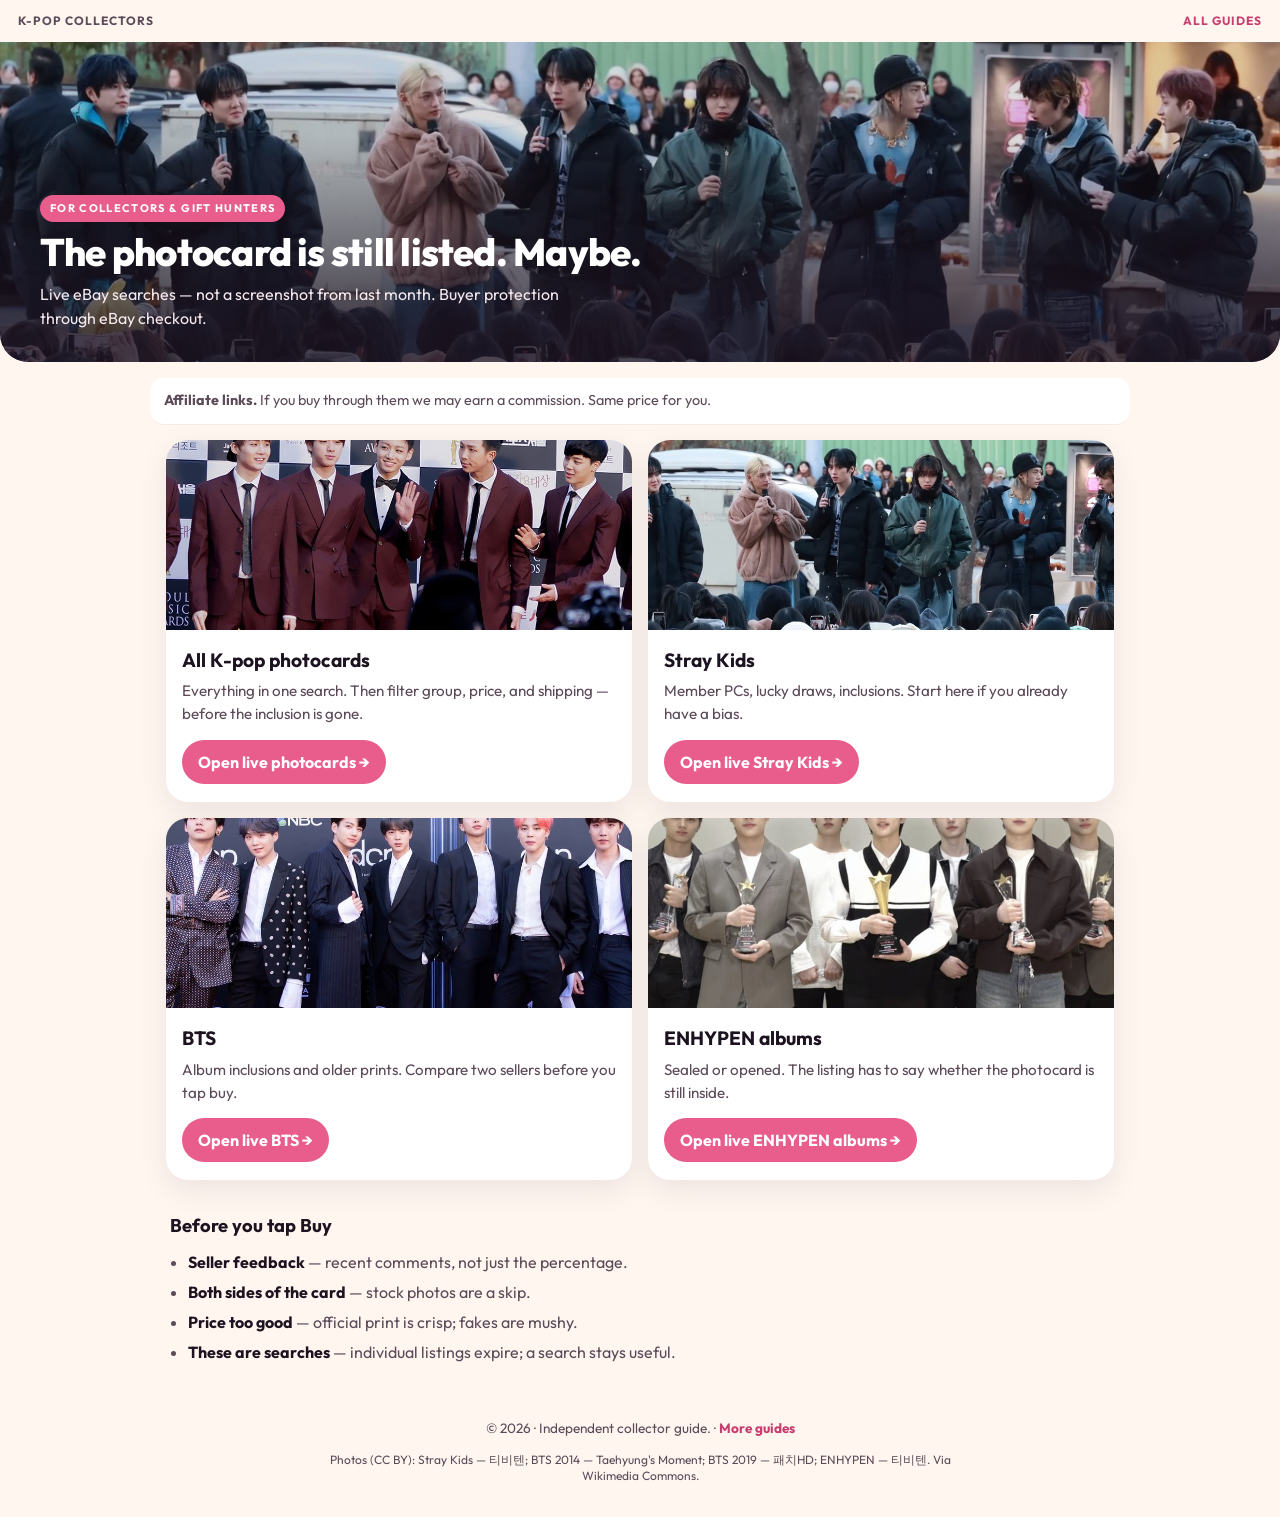
<file: index.html>
<!DOCTYPE html>
<html lang="en">
<head>
  <meta charset="utf-8">
  <meta name="viewport" content="width=device-width, initial-scale=1">
  <title>K-pop photocards & albums — live eBay searches</title>
  <meta name="description" content="Live eBay searches for K-pop photocards and albums. Stray Kids, BTS, ENHYPEN. Buyer protection at checkout.">
  <link rel="stylesheet" href="styles.css">
  <style>
    @import url('https://fonts.googleapis.com/css2?family=Outfit:wght@500;700;800&display=swap');
    body, .hero h1, .card h2 { font-family: Outfit, "Segoe UI", sans-serif; }
    .hero h1 { letter-spacing: -0.02em; }
    .topnav { display:flex; justify-content:space-between; padding:12px 18px; font-size:12px; font-weight:700; letter-spacing:.08em; text-transform:uppercase; color:#5c4a58; }
    .topnav a { color:#c73d6e; text-decoration:none; }
  </style>
</head>
<body>
  <nav class="topnav"><span>K-pop collectors</span><a href="hub.html">All guides</a></nav>
  <header class="hero">
    <img class="hero-img" src="img/hero.jpg" alt="Stray Kids at a fan meeting, 2023">
    <div class="hero-scrim"></div>
    <div class="hero-copy">
      <p class="kicker">For collectors &amp; gift hunters</p>
      <h1>The photocard is still listed. Maybe.</h1>
      <p class="lede">Live eBay searches — not a screenshot from last month. Buyer protection through eBay checkout.</p>
    </div>
  </header>
  <p class="disclosure"><strong>Affiliate links.</strong> If you buy through them we may earn a commission. Same price for you.</p>
  <main class="grid" aria-label="Search links">
    <a class="card" href="https://www.ebay.com/sch/i.html?_nkw=kpop+photocard&amp;mkcid=1&amp;mkrid=711-53200-19255-0&amp;siteid=0&amp;campid=5338419700&amp;customid=kpop&amp;toolid=10001&amp;mkevt=1" target="_blank" rel="nofollow sponsored noopener">
      <img src="img/all-kpop.jpg" alt="BTS at the 2014 Seoul Music Awards">
      <div class="card-body">
        <h2>All K-pop photocards</h2>
        <p>Everything in one search. Then filter group, price, and shipping — before the inclusion is gone.</p>
        <span class="btn">Open live photocards</span>
      </div>
    </a>
    <a class="card" href="https://www.ebay.com/sch/i.html?_nkw=stray+kids+photocard&amp;mkcid=1&amp;mkrid=711-53200-19255-0&amp;siteid=0&amp;campid=5338419700&amp;customid=skz&amp;toolid=10001&amp;mkevt=1" target="_blank" rel="nofollow sponsored noopener">
      <img src="img/skz.jpg" alt="Stray Kids at Music Core mini fan meeting, 2023">
      <div class="card-body">
        <h2>Stray Kids</h2>
        <p>Member PCs, lucky draws, inclusions. Start here if you already have a bias.</p>
        <span class="btn">Open live Stray Kids</span>
      </div>
    </a>
    <a class="card" href="https://www.ebay.com/sch/i.html?_nkw=BTS+photocard&amp;mkcid=1&amp;mkrid=711-53200-19255-0&amp;siteid=0&amp;campid=5338419700&amp;customid=bts&amp;toolid=10001&amp;mkevt=1" target="_blank" rel="nofollow sponsored noopener">
      <img src="img/bts.jpg" alt="BTS on the Billboard Music Awards red carpet, 2019">
      <div class="card-body">
        <h2>BTS</h2>
        <p>Album inclusions and older prints. Compare two sellers before you tap buy.</p>
        <span class="btn">Open live BTS</span>
      </div>
    </a>
    <a class="card" href="https://www.ebay.com/sch/i.html?_nkw=ENHYPEN+album&amp;mkcid=1&amp;mkrid=711-53200-19255-0&amp;siteid=0&amp;campid=5338419700&amp;customid=enhypen&amp;toolid=10001&amp;mkevt=1" target="_blank" rel="nofollow sponsored noopener">
      <img src="img/enhypen.jpg" alt="ENHYPEN in 2022">
      <div class="card-body">
        <h2>ENHYPEN albums</h2>
        <p>Sealed or opened. The listing has to say whether the photocard is still inside.</p>
        <span class="btn">Open live ENHYPEN albums</span>
      </div>
    </a>
  </main>
  <section class="tips">
    <h2>Before you tap Buy</h2>
    <ul>
      <li><strong>Seller feedback</strong> — recent comments, not just the percentage.</li>
      <li><strong>Both sides of the card</strong> — stock photos are a skip.</li>
      <li><strong>Price too good</strong> — official print is crisp; fakes are mushy.</li>
      <li><strong>These are searches</strong> — individual listings expire; a search stays useful.</li>
    </ul>
  </section>
  <footer>
    <p>&copy; 2026 · Independent collector guide. · <a href="hub.html" style="color:#c73d6e;font-weight:700;text-decoration:none;">More guides</a></p>
    <p class="credits">Photos (CC BY): Stray Kids — 티비텐; BTS 2014 — Taehyung's Moment; BTS 2019 — 패치HD; ENHYPEN — 티비텐. Via Wikimedia Commons.</p>
  </footer>
</body>
</html>
</file>
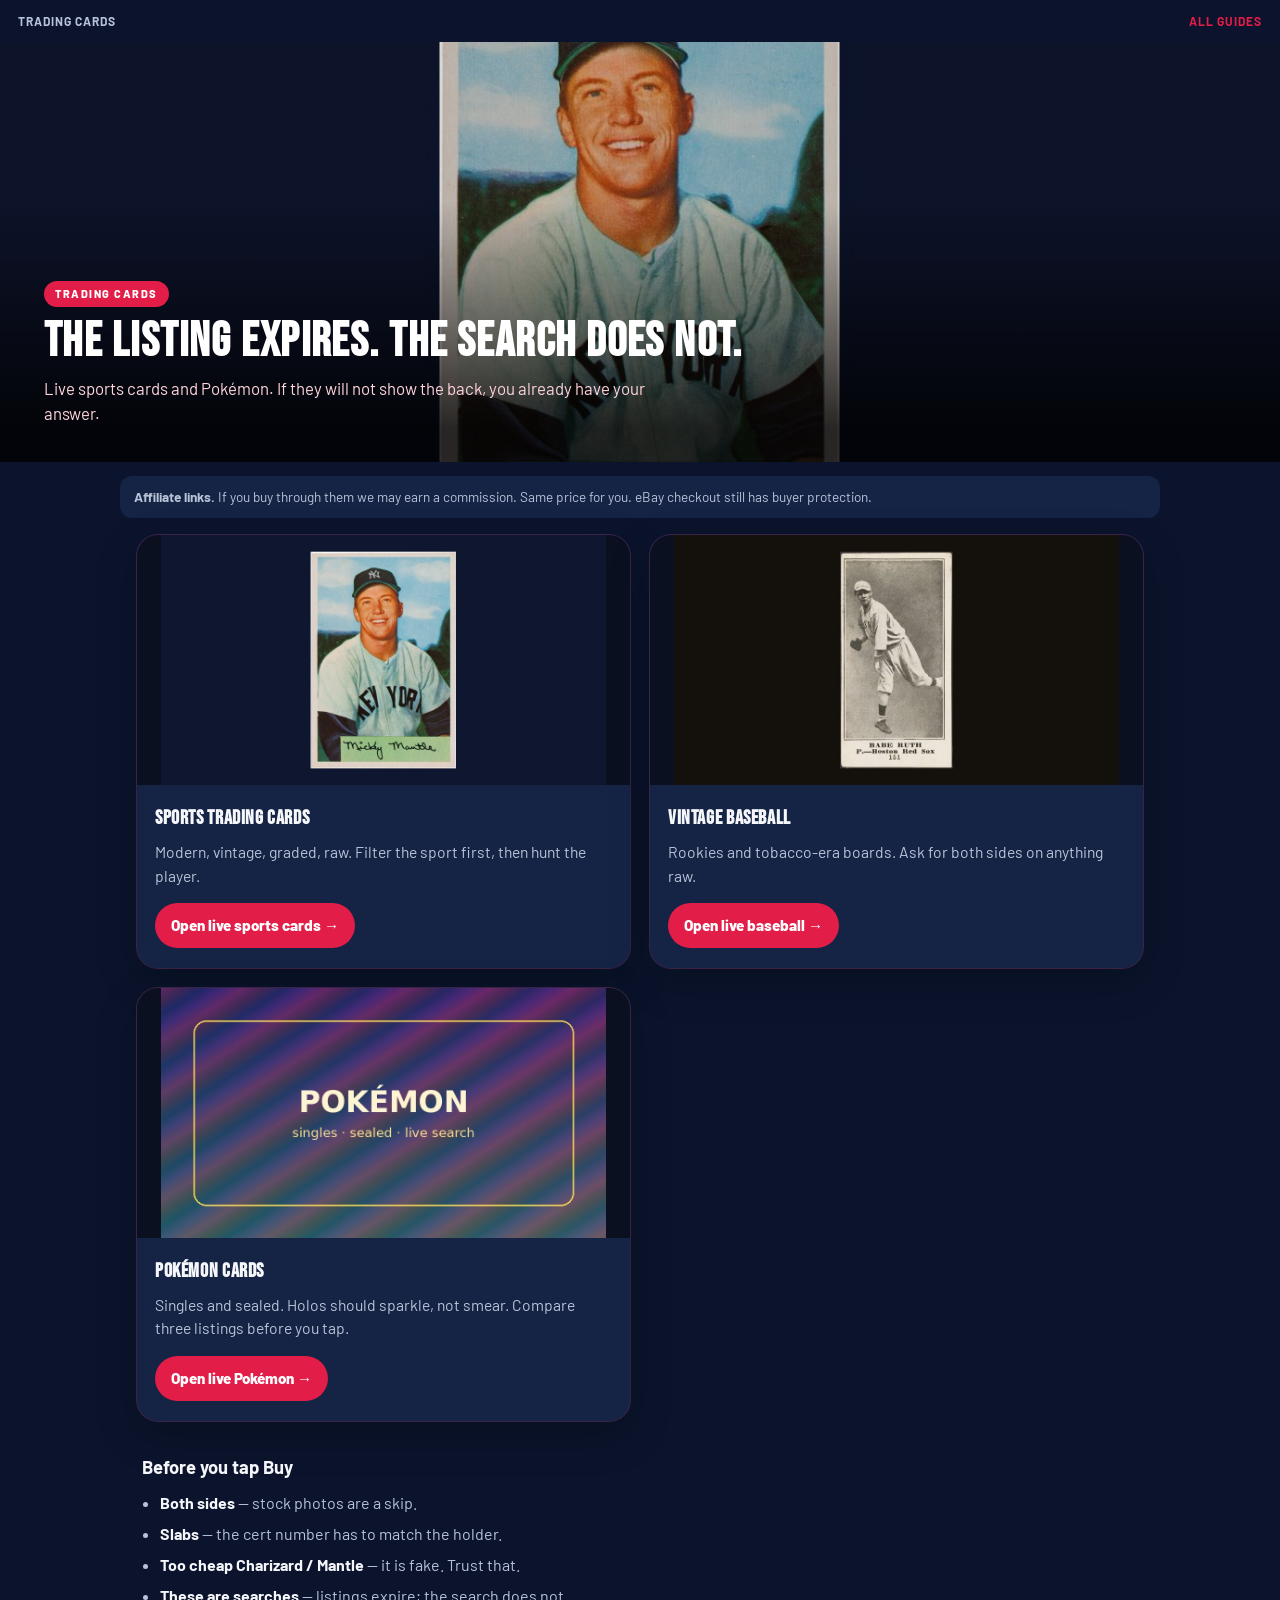
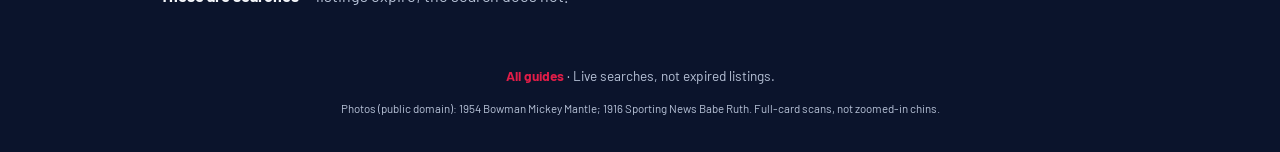
<file: cards.html>
<!DOCTYPE html>
<html lang="en">
<head>
  <meta charset="utf-8">
  <meta name="viewport" content="width=device-width, initial-scale=1">
  <title>Sports cards & Pokémon — live eBay searches</title>
  <meta name="description" content="Live eBay searches for sports trading cards, vintage baseball, and Pokémon cards.">
  <style>@import url('https://fonts.googleapis.com/css2?family=Barlow:wght@400;600;800&family=Bebas+Neue&family=Cormorant+Garamond:wght@600;700&family=IBM+Plex+Sans:wght@400;600;700&family=Newsreader:opsz,wght@6..72,500;6..72,700&family=Oswald:wght@500;700&display=swap');
:root{--bg:#0b142c;--ink:#f5f7fb;--muted:#b8c3d8;--card:#152445;--accent:#e11d48;--accent-ink:#fff;--lede:#ffd4dc;--track:.03em}
*{box-sizing:border-box}
html,body{margin:0;padding:0}
body{font-family:var(--body);background:var(--bg);color:var(--ink);line-height:1.5}
a{color:inherit}
.topnav{display:flex;justify-content:space-between;align-items:center;padding:12px 18px;font-size:12px;letter-spacing:.08em;text-transform:uppercase;font-weight:700;color:var(--muted)}
.topnav a{color:var(--accent);text-decoration:none}
.hero{position:relative;overflow:hidden}
.hero-img{width:100%;height:min(58vw,420px);object-fit:cover;display:block;background:#111}
.hero-scrim{position:absolute;inset:0;background:linear-gradient(to top,rgba(0,0,0,.82) 8%,rgba(0,0,0,.15) 62%)}
.hero-copy{position:absolute;left:0;right:0;bottom:0;padding:28px 20px 26px;color:#fff}
.kicker{display:inline-block;margin:0 0 10px;background:var(--accent);color:var(--accent-ink,#fff);font-size:11px;font-weight:800;letter-spacing:.14em;text-transform:uppercase;padding:5px 11px;border-radius:999px}
.hero h1{font-family:var(--display);margin:0 0 8px;font-size:clamp(1.85rem,5.2vw,3rem);line-height:1.05;font-weight:700;letter-spacing:var(--track,0)}
.lede{margin:0;color:var(--lede,#f0f0f0);font-size:1.05rem;max-width:38rem}
.disclosure{margin:14px 16px 6px;padding:11px 14px;background:var(--card);border-radius:12px;font-size:.85rem;color:var(--muted)}
.grid{display:grid;gap:18px;padding:10px 16px 28px}
@media(min-width:760px){
  .grid{grid-template-columns:1fr 1fr;max-width:1040px;margin:0 auto}
  .hero-copy{padding:40px 44px 36px}
  .disclosure{max-width:1040px;margin-left:auto;margin-right:auto}
  .hero-img{height:420px}
}
.card{display:flex;flex-direction:column;background:var(--card);border-radius:22px;overflow:hidden;text-decoration:none;color:inherit;box-shadow:0 14px 40px rgba(0,0,0,.22);transition:transform .15s ease, box-shadow .15s ease;border:1px solid color-mix(in srgb, var(--accent) 18%, transparent)}
.card:hover,.card:focus-visible{transform:translateY(-5px);box-shadow:0 18px 44px color-mix(in srgb, var(--accent) 32%, transparent);outline:none}
.card img{width:100%;height:210px;object-fit:cover;display:block;background:#0a0a0a}
.card.card-contain img{object-fit:contain;background:#0b1020;height:250px}
.card-body{padding:18px 18px 20px}
.card h2{margin:0 0 6px;font-size:1.28rem;font-family:var(--display);letter-spacing:var(--track,0);font-weight:700}
.card p{margin:0 0 16px;color:var(--muted);font-size:.98rem}
.btn{display:inline-block;background:var(--accent);color:var(--accent-ink,#fff);font-weight:800;padding:11px 16px;border-radius:999px;font-size:.95rem}
.btn::after{content:" →"}
.tips{max-width:1040px;margin:0 auto 36px;padding:4px 22px 0}
.tips h2{margin:0 0 10px;font-size:1.15rem}
.tips ul{margin:0;padding-left:1.15rem;color:var(--muted)}
.tips li{margin-bottom:7px}
.tips strong{color:var(--ink)}
footer{text-align:center;padding:8px 16px 36px;color:var(--muted);font-size:.85rem}
footer a{color:var(--accent);font-weight:700;text-decoration:none}
.credits{font-size:.72rem;max-width:44rem;margin:8px auto 0;line-height:1.45}
body{--display:'Bebas Neue', 'Oswald', sans-serif;--body:'Barlow', 'Segoe UI', sans-serif;}</style>
</head>
<body>
  <nav class="topnav"><span>Trading cards</span><a href="hub.html">All guides</a></nav>
  <header class="hero">
    <img class="hero-img" src="img/mantle-hero.jpg" alt="1954 Bowman Mickey Mantle baseball card">
    <div class="hero-scrim"></div>
    <div class="hero-copy">
      <p class="kicker">Trading cards</p>
      <h1>The listing expires. The search does not.</h1>
      <p class="lede">Live sports cards and Pokémon. If they will not show the back, you already have your answer.</p>
    </div>
  </header>
  <p class="disclosure"><strong>Affiliate links.</strong> If you buy through them we may earn a commission. Same price for you. eBay checkout still has buyer protection.</p>
  <main class="grid" aria-label="Live eBay searches">
    <a class="card card-contain card-contain" href="https://www.ebay.com/sch/i.html?_nkw=sports+trading+cards&mkcid=1&mkrid=711-53200-19255-0&siteid=0&campid=5338419700&customid=sports-cards&toolid=10001&mkevt=1" target="_blank" rel="nofollow sponsored noopener">
      <img src="img/mantle-card.jpg" alt="Mickey Mantle Bowman card">
      <div class="card-body">
        <h2>Sports trading cards</h2>
        <p>Modern, vintage, graded, raw. Filter the sport first, then hunt the player.</p>
        <span class="btn">Open live sports cards</span>
      </div>
    </a>
    <a class="card card-contain card-contain" href="https://www.ebay.com/sch/i.html?_nkw=baseball+cards&mkcid=1&mkrid=711-53200-19255-0&siteid=0&campid=5338419700&customid=baseball&toolid=10001&mkevt=1" target="_blank" rel="nofollow sponsored noopener">
      <img src="img/babe-ruth-card.jpg" alt="Vintage Babe Ruth card">
      <div class="card-body">
        <h2>Vintage baseball</h2>
        <p>Rookies and tobacco-era boards. Ask for both sides on anything raw.</p>
        <span class="btn">Open live baseball</span>
      </div>
    </a>
    <a class="card card-contain card-contain" href="https://www.ebay.com/sch/i.html?_nkw=pokemon+cards&mkcid=1&mkrid=711-53200-19255-0&siteid=0&campid=5338419700&customid=pokemon&toolid=10001&mkevt=1" target="_blank" rel="nofollow sponsored noopener">
      <img src="img/pokemon-tile.jpg" alt="Pokémon cards live search">
      <div class="card-body">
        <h2>Pokémon cards</h2>
        <p>Singles and sealed. Holos should sparkle, not smear. Compare three listings before you tap.</p>
        <span class="btn">Open live Pokémon</span>
      </div>
    </a>
  </main>
  <section class="tips">
    <h2>Before you tap Buy</h2>
    <ul>
      <li><strong>Both sides</strong> — stock photos are a skip.</li>
      <li><strong>Slabs</strong> — the cert number has to match the holder.</li>
      <li><strong>Too cheap Charizard / Mantle</strong> — it is fake. Trust that.</li>
      <li><strong>These are searches</strong> — listings expire; the search does not.</li>
    </ul>
  </section>
  <footer>
    <p><a href="hub.html">All guides</a> · Live searches, not expired listings.</p>
    <p class="credits">Photos (public domain): 1954 Bowman Mickey Mantle; 1916 Sporting News Babe Ruth. Full-card scans, not zoomed-in chins.</p>
  </footer>
</body>
</html>
</file>
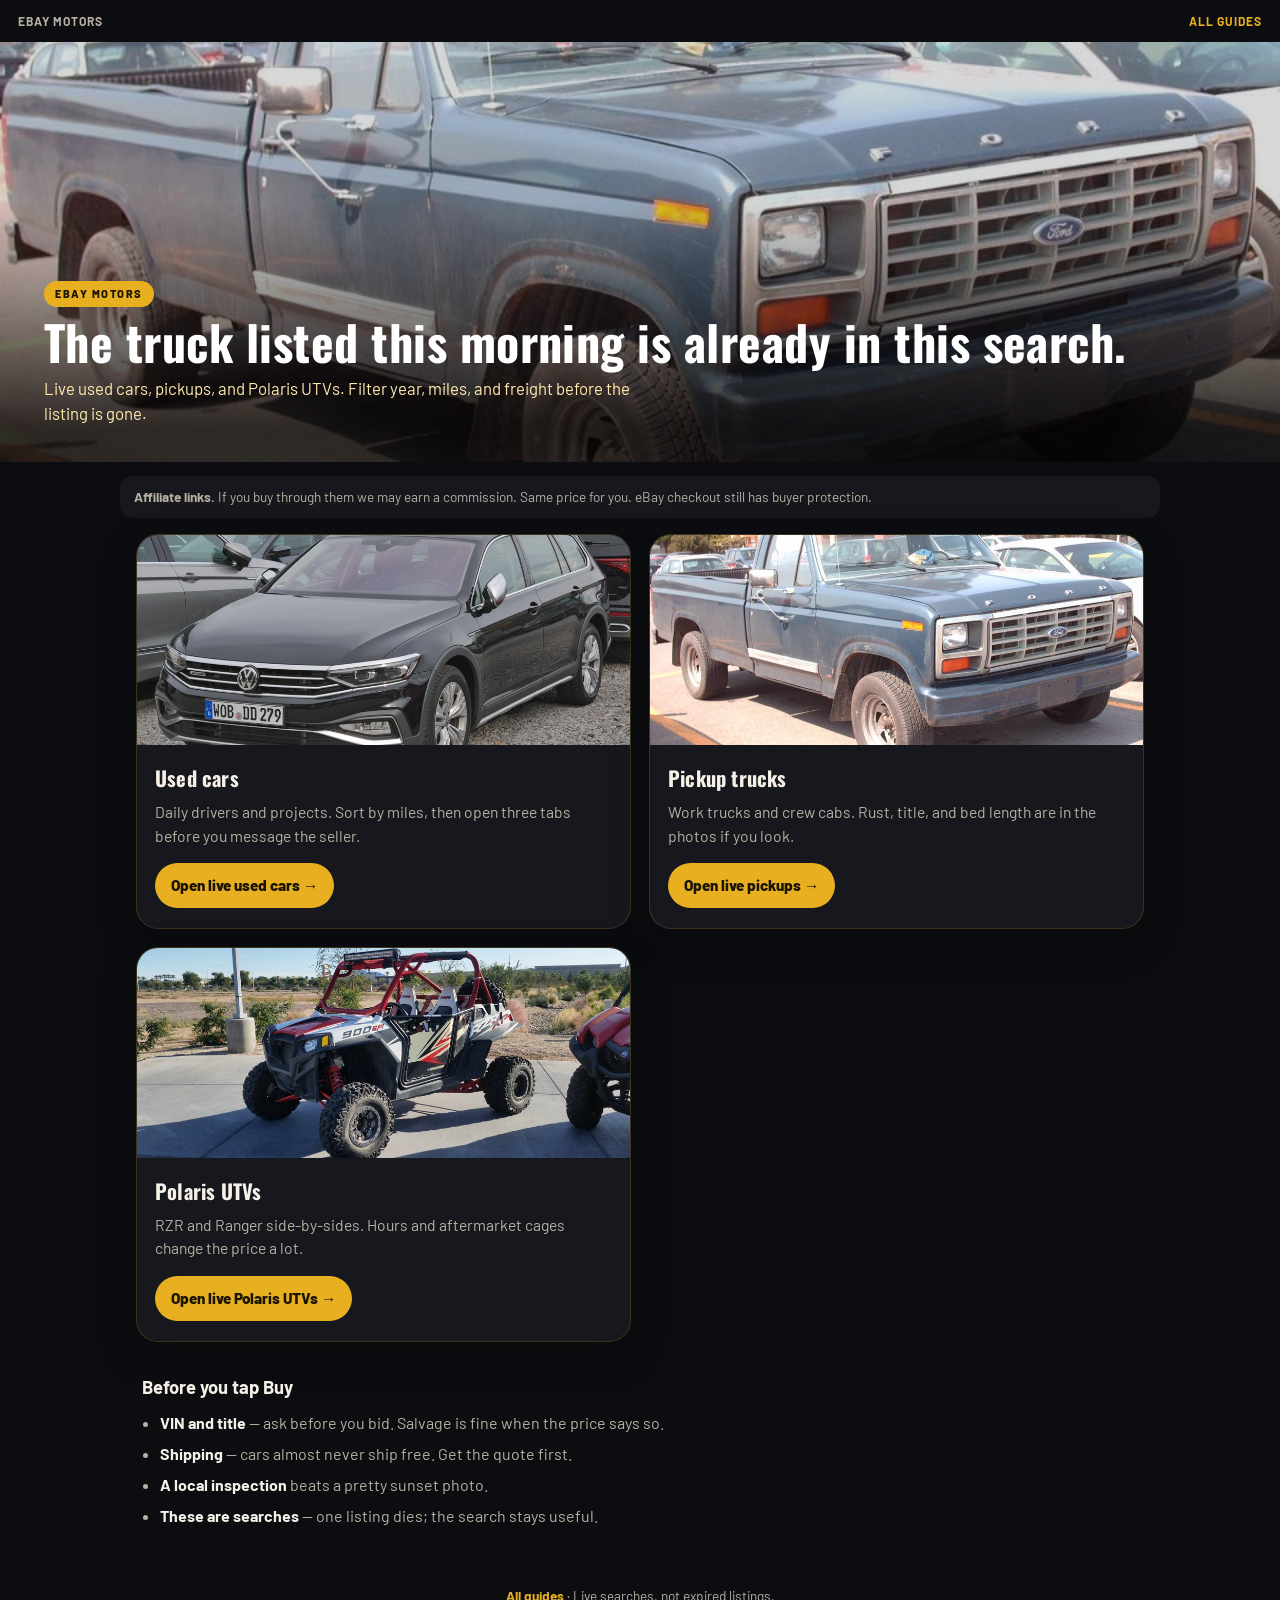
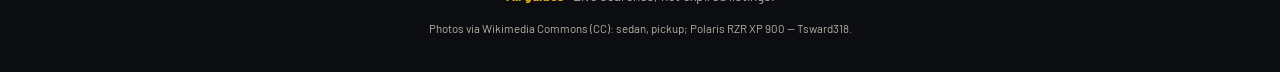
<file: cars.html>
<!DOCTYPE html>
<html lang="en">
<head>
  <meta charset="utf-8">
  <meta name="viewport" content="width=device-width, initial-scale=1">
  <title>Used cars, pickups & UTVs — live eBay Motors</title>
  <meta name="description" content="Live eBay Motors searches for used cars, pickup trucks, and Polaris UTVs. Filter year, miles, and shipping.">
  <style>@import url('https://fonts.googleapis.com/css2?family=Barlow:wght@400;600;800&family=Bebas+Neue&family=Cormorant+Garamond:wght@600;700&family=IBM+Plex+Sans:wght@400;600;700&family=Newsreader:opsz,wght@6..72,500;6..72,700&family=Oswald:wght@500;700&display=swap');
:root{--bg:#0c0d10;--ink:#f6f1e8;--muted:#b7b0a3;--card:#17181d;--accent:#e8b020;--accent-ink:#1a1400;--lede:#ffe9b0;--track:.01em}
*{box-sizing:border-box}
html,body{margin:0;padding:0}
body{font-family:var(--body);background:var(--bg);color:var(--ink);line-height:1.5}
a{color:inherit}
.topnav{display:flex;justify-content:space-between;align-items:center;padding:12px 18px;font-size:12px;letter-spacing:.08em;text-transform:uppercase;font-weight:700;color:var(--muted)}
.topnav a{color:var(--accent);text-decoration:none}
.hero{position:relative;overflow:hidden}
.hero-img{width:100%;height:min(58vw,420px);object-fit:cover;display:block;background:#111}
.hero-scrim{position:absolute;inset:0;background:linear-gradient(to top,rgba(0,0,0,.82) 8%,rgba(0,0,0,.15) 62%)}
.hero-copy{position:absolute;left:0;right:0;bottom:0;padding:28px 20px 26px;color:#fff}
.kicker{display:inline-block;margin:0 0 10px;background:var(--accent);color:var(--accent-ink,#fff);font-size:11px;font-weight:800;letter-spacing:.14em;text-transform:uppercase;padding:5px 11px;border-radius:999px}
.hero h1{font-family:var(--display);margin:0 0 8px;font-size:clamp(1.85rem,5.2vw,3rem);line-height:1.05;font-weight:700;letter-spacing:var(--track,0)}
.lede{margin:0;color:var(--lede,#f0f0f0);font-size:1.05rem;max-width:38rem}
.disclosure{margin:14px 16px 6px;padding:11px 14px;background:var(--card);border-radius:12px;font-size:.85rem;color:var(--muted)}
.grid{display:grid;gap:18px;padding:10px 16px 28px}
@media(min-width:760px){
  .grid{grid-template-columns:1fr 1fr;max-width:1040px;margin:0 auto}
  .hero-copy{padding:40px 44px 36px}
  .disclosure{max-width:1040px;margin-left:auto;margin-right:auto}
  .hero-img{height:420px}
}
.card{display:flex;flex-direction:column;background:var(--card);border-radius:22px;overflow:hidden;text-decoration:none;color:inherit;box-shadow:0 14px 40px rgba(0,0,0,.22);transition:transform .15s ease, box-shadow .15s ease;border:1px solid color-mix(in srgb, var(--accent) 18%, transparent)}
.card:hover,.card:focus-visible{transform:translateY(-5px);box-shadow:0 18px 44px color-mix(in srgb, var(--accent) 32%, transparent);outline:none}
.card img{width:100%;height:210px;object-fit:cover;display:block;background:#0a0a0a}
.card.card-contain img{object-fit:contain;background:#0b1020;height:250px}
.card-body{padding:18px 18px 20px}
.card h2{margin:0 0 6px;font-size:1.28rem;font-family:var(--display);letter-spacing:var(--track,0);font-weight:700}
.card p{margin:0 0 16px;color:var(--muted);font-size:.98rem}
.btn{display:inline-block;background:var(--accent);color:var(--accent-ink,#fff);font-weight:800;padding:11px 16px;border-radius:999px;font-size:.95rem}
.btn::after{content:" →"}
.tips{max-width:1040px;margin:0 auto 36px;padding:4px 22px 0}
.tips h2{margin:0 0 10px;font-size:1.15rem}
.tips ul{margin:0;padding-left:1.15rem;color:var(--muted)}
.tips li{margin-bottom:7px}
.tips strong{color:var(--ink)}
footer{text-align:center;padding:8px 16px 36px;color:var(--muted);font-size:.85rem}
footer a{color:var(--accent);font-weight:700;text-decoration:none}
.credits{font-size:.72rem;max-width:44rem;margin:8px auto 0;line-height:1.45}
body{--display:'Oswald', Impact, sans-serif;--body:'Barlow', 'Segoe UI', sans-serif;}</style>
</head>
<body>
  <nav class="topnav"><span>eBay Motors</span><a href="hub.html">All guides</a></nav>
  <header class="hero">
    <img class="hero-img" src="img/pickup.jpg" alt="Blue Ford pickup truck">
    <div class="hero-scrim"></div>
    <div class="hero-copy">
      <p class="kicker">eBay Motors</p>
      <h1>The truck listed this morning is already in this search.</h1>
      <p class="lede">Live used cars, pickups, and Polaris UTVs. Filter year, miles, and freight before the listing is gone.</p>
    </div>
  </header>
  <p class="disclosure"><strong>Affiliate links.</strong> If you buy through them we may earn a commission. Same price for you. eBay checkout still has buyer protection.</p>
  <main class="grid" aria-label="Live eBay searches">
    <a class="card" href="https://www.ebay.com/sch/i.html?_nkw=used+cars&mkcid=1&mkrid=711-53200-19255-0&siteid=0&campid=5338419700&customid=cars&toolid=10001&mkevt=1" target="_blank" rel="nofollow sponsored noopener">
      <img src="img/sedan.jpg" alt="Used car">
      <div class="card-body">
        <h2>Used cars</h2>
        <p>Daily drivers and projects. Sort by miles, then open three tabs before you message the seller.</p>
        <span class="btn">Open live used cars</span>
      </div>
    </a>
    <a class="card" href="https://www.ebay.com/sch/i.html?_nkw=pickup+truck&mkcid=1&mkrid=711-53200-19255-0&siteid=0&campid=5338419700&customid=pickup&toolid=10001&mkevt=1" target="_blank" rel="nofollow sponsored noopener">
      <img src="img/pickup.jpg" alt="Pickup truck">
      <div class="card-body">
        <h2>Pickup trucks</h2>
        <p>Work trucks and crew cabs. Rust, title, and bed length are in the photos if you look.</p>
        <span class="btn">Open live pickups</span>
      </div>
    </a>
    <a class="card" href="https://www.ebay.com/sch/i.html?_nkw=Polaris+UTV&mkcid=1&mkrid=711-53200-19255-0&siteid=0&campid=5338419700&customid=utv&toolid=10001&mkevt=1" target="_blank" rel="nofollow sponsored noopener">
      <img src="img/utv.jpg" alt="Polaris RZR UTV">
      <div class="card-body">
        <h2>Polaris UTVs</h2>
        <p>RZR and Ranger side-by-sides. Hours and aftermarket cages change the price a lot.</p>
        <span class="btn">Open live Polaris UTVs</span>
      </div>
    </a>
  </main>
  <section class="tips">
    <h2>Before you tap Buy</h2>
    <ul>
      <li><strong>VIN and title</strong> — ask before you bid. Salvage is fine when the price says so.</li>
      <li><strong>Shipping</strong> — cars almost never ship free. Get the quote first.</li>
      <li><strong>A local inspection</strong> beats a pretty sunset photo.</li>
      <li><strong>These are searches</strong> — one listing dies; the search stays useful.</li>
    </ul>
  </section>
  <footer>
    <p><a href="hub.html">All guides</a> · Live searches, not expired listings.</p>
    <p class="credits">Photos via Wikimedia Commons (CC): sedan, pickup; Polaris RZR XP 900 — Tsward318.</p>
  </footer>
</body>
</html>
</file>
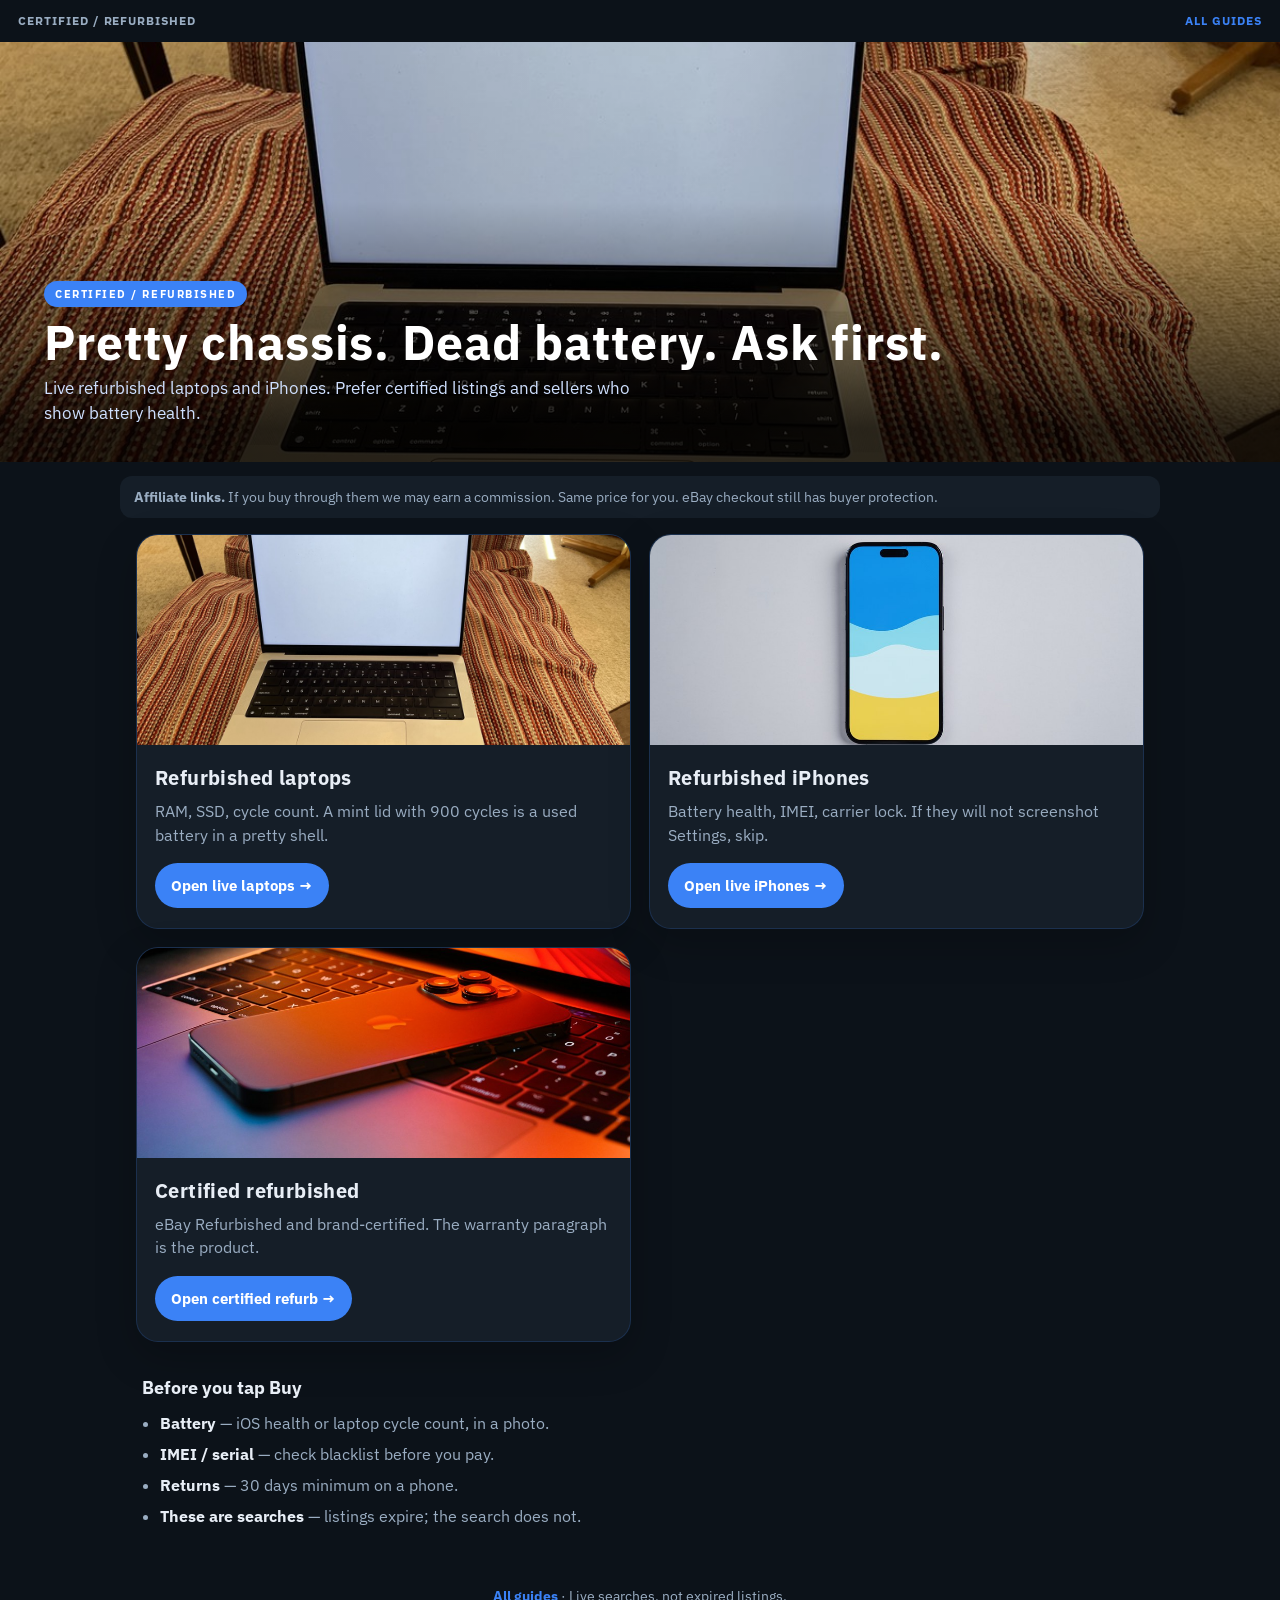
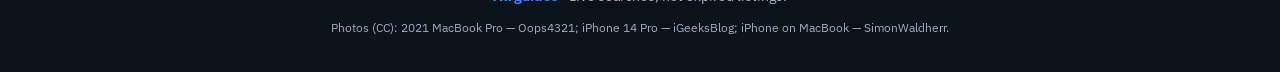
<file: electronics.html>
<!DOCTYPE html>
<html lang="en">
<head>
  <meta charset="utf-8">
  <meta name="viewport" content="width=device-width, initial-scale=1">
  <title>Refurbished laptops & iPhones — live eBay</title>
  <meta name="description" content="Live eBay searches for refurbished laptops, iPhones, and certified refurbished electronics. Ask battery health first.">
  <style>@import url('https://fonts.googleapis.com/css2?family=Barlow:wght@400;600;800&family=Bebas+Neue&family=Cormorant+Garamond:wght@600;700&family=IBM+Plex+Sans:wght@400;600;700&family=Newsreader:opsz,wght@6..72,500;6..72,700&family=Oswald:wght@500;700&display=swap');
:root{--bg:#0c1219;--ink:#e8eef6;--muted:#9aadc2;--card:#151e28;--accent:#3b82f6;--accent-ink:#fff;--lede:#cfe0ff;--track:.02em}
*{box-sizing:border-box}
html,body{margin:0;padding:0}
body{font-family:var(--body);background:var(--bg);color:var(--ink);line-height:1.5}
a{color:inherit}
.topnav{display:flex;justify-content:space-between;align-items:center;padding:12px 18px;font-size:12px;letter-spacing:.08em;text-transform:uppercase;font-weight:700;color:var(--muted)}
.topnav a{color:var(--accent);text-decoration:none}
.hero{position:relative;overflow:hidden}
.hero-img{width:100%;height:min(58vw,420px);object-fit:cover;display:block;background:#111}
.hero-scrim{position:absolute;inset:0;background:linear-gradient(to top,rgba(0,0,0,.82) 8%,rgba(0,0,0,.15) 62%)}
.hero-copy{position:absolute;left:0;right:0;bottom:0;padding:28px 20px 26px;color:#fff}
.kicker{display:inline-block;margin:0 0 10px;background:var(--accent);color:var(--accent-ink,#fff);font-size:11px;font-weight:800;letter-spacing:.14em;text-transform:uppercase;padding:5px 11px;border-radius:999px}
.hero h1{font-family:var(--display);margin:0 0 8px;font-size:clamp(1.85rem,5.2vw,3rem);line-height:1.05;font-weight:700;letter-spacing:var(--track,0)}
.lede{margin:0;color:var(--lede,#f0f0f0);font-size:1.05rem;max-width:38rem}
.disclosure{margin:14px 16px 6px;padding:11px 14px;background:var(--card);border-radius:12px;font-size:.85rem;color:var(--muted)}
.grid{display:grid;gap:18px;padding:10px 16px 28px}
@media(min-width:760px){
  .grid{grid-template-columns:1fr 1fr;max-width:1040px;margin:0 auto}
  .hero-copy{padding:40px 44px 36px}
  .disclosure{max-width:1040px;margin-left:auto;margin-right:auto}
  .hero-img{height:420px}
}
.card{display:flex;flex-direction:column;background:var(--card);border-radius:22px;overflow:hidden;text-decoration:none;color:inherit;box-shadow:0 14px 40px rgba(0,0,0,.22);transition:transform .15s ease, box-shadow .15s ease;border:1px solid color-mix(in srgb, var(--accent) 18%, transparent)}
.card:hover,.card:focus-visible{transform:translateY(-5px);box-shadow:0 18px 44px color-mix(in srgb, var(--accent) 32%, transparent);outline:none}
.card img{width:100%;height:210px;object-fit:cover;display:block;background:#0a0a0a}
.card.card-contain img{object-fit:contain;background:#0b1020;height:250px}
.card-body{padding:18px 18px 20px}
.card h2{margin:0 0 6px;font-size:1.28rem;font-family:var(--display);letter-spacing:var(--track,0);font-weight:700}
.card p{margin:0 0 16px;color:var(--muted);font-size:.98rem}
.btn{display:inline-block;background:var(--accent);color:var(--accent-ink,#fff);font-weight:800;padding:11px 16px;border-radius:999px;font-size:.95rem}
.btn::after{content:" →"}
.tips{max-width:1040px;margin:0 auto 36px;padding:4px 22px 0}
.tips h2{margin:0 0 10px;font-size:1.15rem}
.tips ul{margin:0;padding-left:1.15rem;color:var(--muted)}
.tips li{margin-bottom:7px}
.tips strong{color:var(--ink)}
footer{text-align:center;padding:8px 16px 36px;color:var(--muted);font-size:.85rem}
footer a{color:var(--accent);font-weight:700;text-decoration:none}
.credits{font-size:.72rem;max-width:44rem;margin:8px auto 0;line-height:1.45}
body{--display:'IBM Plex Sans', 'Segoe UI', sans-serif;--body:'IBM Plex Sans', 'Segoe UI', sans-serif;}</style>
</head>
<body>
  <nav class="topnav"><span>Certified / refurbished</span><a href="hub.html">All guides</a></nav>
  <header class="hero">
    <img class="hero-img" src="img/laptop.jpg" alt="Silver laptop open on a chair">
    <div class="hero-scrim"></div>
    <div class="hero-copy">
      <p class="kicker">Certified / refurbished</p>
      <h1>Pretty chassis. Dead battery. Ask first.</h1>
      <p class="lede">Live refurbished laptops and iPhones. Prefer certified listings and sellers who show battery health.</p>
    </div>
  </header>
  <p class="disclosure"><strong>Affiliate links.</strong> If you buy through them we may earn a commission. Same price for you. eBay checkout still has buyer protection.</p>
  <main class="grid" aria-label="Live eBay searches">
    <a class="card" href="https://www.ebay.com/sch/i.html?_nkw=refurbished+laptop&mkcid=1&mkrid=711-53200-19255-0&siteid=0&campid=5338419700&customid=refurb-laptop&toolid=10001&mkevt=1" target="_blank" rel="nofollow sponsored noopener">
      <img src="img/laptop.jpg" alt="Refurbished laptop">
      <div class="card-body">
        <h2>Refurbished laptops</h2>
        <p>RAM, SSD, cycle count. A mint lid with 900 cycles is a used battery in a pretty shell.</p>
        <span class="btn">Open live laptops</span>
      </div>
    </a>
    <a class="card" href="https://www.ebay.com/sch/i.html?_nkw=refurbished+iphone&mkcid=1&mkrid=711-53200-19255-0&siteid=0&campid=5338419700&customid=refurb-iphone&toolid=10001&mkevt=1" target="_blank" rel="nofollow sponsored noopener">
      <img src="img/iphone.jpg" alt="Smartphone">
      <div class="card-body">
        <h2>Refurbished iPhones</h2>
        <p>Battery health, IMEI, carrier lock. If they will not screenshot Settings, skip.</p>
        <span class="btn">Open live iPhones</span>
      </div>
    </a>
    <a class="card" href="https://www.ebay.com/sch/i.html?_nkw=certified+refurbished&mkcid=1&mkrid=711-53200-19255-0&siteid=0&campid=5338419700&customid=certified-refurb&toolid=10001&mkevt=1" target="_blank" rel="nofollow sponsored noopener">
      <img src="img/laptop-phone.jpg" alt="Phone on a laptop">
      <div class="card-body">
        <h2>Certified refurbished</h2>
        <p>eBay Refurbished and brand-certified. The warranty paragraph is the product.</p>
        <span class="btn">Open certified refurb</span>
      </div>
    </a>
  </main>
  <section class="tips">
    <h2>Before you tap Buy</h2>
    <ul>
      <li><strong>Battery</strong> — iOS health or laptop cycle count, in a photo.</li>
      <li><strong>IMEI / serial</strong> — check blacklist before you pay.</li>
      <li><strong>Returns</strong> — 30 days minimum on a phone.</li>
      <li><strong>These are searches</strong> — listings expire; the search does not.</li>
    </ul>
  </section>
  <footer>
    <p><a href="hub.html">All guides</a> · Live searches, not expired listings.</p>
    <p class="credits">Photos (CC): 2021 MacBook Pro — Oops4321; iPhone 14 Pro — iGeeksBlog; iPhone on MacBook — SimonWaldherr.</p>
  </footer>
</body>
</html>
</file>
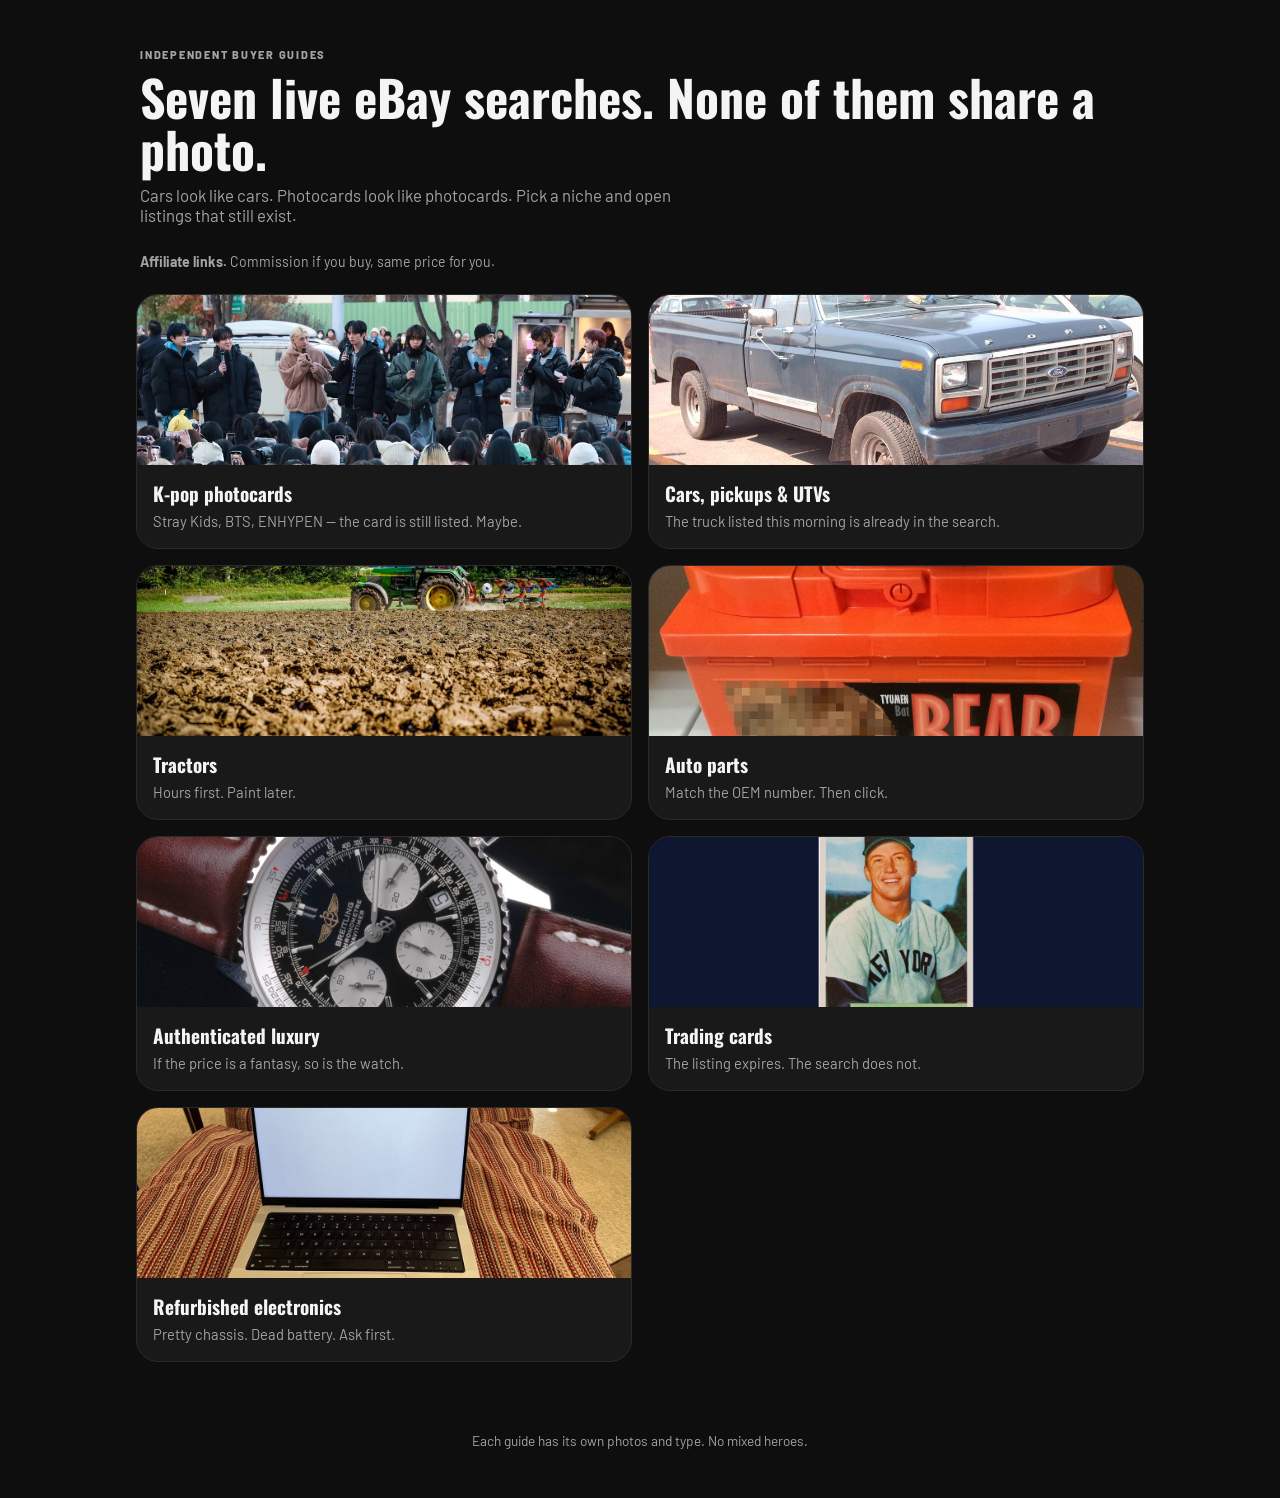
<file: hub.html>
<!DOCTYPE html>
<html lang="en">
<head>
  <meta charset="utf-8">
  <meta name="viewport" content="width=device-width, initial-scale=1">
  <title>Live eBay buyer guides</title>
  <meta name="description" content="Live eBay searches: K-pop photocards, cars, tractors, auto parts, authenticated luxury, trading cards, refurbished electronics.">
  <style>
    @import url('https://fonts.googleapis.com/css2?family=Barlow:wght@400;700;800&family=Oswald:wght@600&display=swap');
    :root{--bg:#0e0e0e;--ink:#f4f4f4;--muted:#a3a3a3;--card:#191919;--accent:#f0f0f0}
    *{box-sizing:border-box}html,body{margin:0;padding:0}
    body{font-family:Barlow,sans-serif;background:var(--bg);color:var(--ink)}
    header{padding:48px 20px 12px;max-width:1040px;margin:0 auto}
    .kicker{font-size:11px;letter-spacing:.16em;text-transform:uppercase;color:var(--muted);font-weight:800;margin:0 0 10px}
    h1{font-family:Oswald,sans-serif;font-size:clamp(2rem,5vw,3.1rem);line-height:1.05;margin:0 0 10px}
    .lede{color:var(--muted);margin:0;max-width:36rem;font-size:1.05rem}
    .disclosure{margin:16px auto;max-width:1040px;padding:0 20px;color:var(--muted);font-size:.88rem}
    .grid{display:grid;gap:16px;padding:8px 16px 48px}
    @media(min-width:760px){.grid{grid-template-columns:1fr 1fr;max-width:1040px;margin:0 auto}}
    a.tile{display:block;background:var(--card);border-radius:22px;overflow:hidden;text-decoration:none;color:inherit;border:1px solid #2a2a2a;transition:transform .15s ease}
    a.tile:hover{transform:translateY(-4px)}
    a.tile img{width:100%;height:170px;object-fit:cover;display:block}
    a.tile h2{margin:14px 16px 4px;font-size:1.2rem;font-family:Oswald,sans-serif}
    a.tile p{margin:0 16px 18px;color:var(--muted);font-size:.92rem}
    footer{text-align:center;color:var(--muted);font-size:.85rem;padding:8px 16px 36px}
  </style>
</head>
<body>
  <header>
    <p class="kicker">Independent buyer guides</p>
    <h1>Seven live eBay searches. None of them share a photo.</h1>
    <p class="lede">Cars look like cars. Photocards look like photocards. Pick a niche and open listings that still exist.</p>
  </header>
  <p class="disclosure"><strong>Affiliate links.</strong> Commission if you buy, same price for you.</p>
  <main class="grid">
    <a class="tile" href="index.html"><img src="img/hero.jpg" alt="K-pop"><h2>K-pop photocards</h2><p>Stray Kids, BTS, ENHYPEN — the card is still listed. Maybe.</p></a>
    <a class="tile" href="cars.html"><img src="img/pickup.jpg" alt="Pickup truck"><h2>Cars, pickups &amp; UTVs</h2><p>The truck listed this morning is already in the search.</p></a>
    <a class="tile" href="tractors.html"><img src="img/tractor-hero.jpg" alt="Tractor"><h2>Tractors</h2><p>Hours first. Paint later.</p></a>
    <a class="tile" href="parts.html"><img src="img/parts-hero.jpg" alt="Battery"><h2>Auto parts</h2><p>Match the OEM number. Then click.</p></a>
    <a class="tile" href="luxury.html"><img src="img/watch.jpg" alt="Watch"><h2>Authenticated luxury</h2><p>If the price is a fantasy, so is the watch.</p></a>
    <a class="tile" href="cards.html"><img src="img/mantle-hero.jpg" alt="Baseball card"><h2>Trading cards</h2><p>The listing expires. The search does not.</p></a>
    <a class="tile" href="electronics.html"><img src="img/laptop.jpg" alt="Laptop"><h2>Refurbished electronics</h2><p>Pretty chassis. Dead battery. Ask first.</p></a>
  </main>
  <footer><p>Each guide has its own photos and type. No mixed heroes.</p></footer>
</body>
</html>
</file>
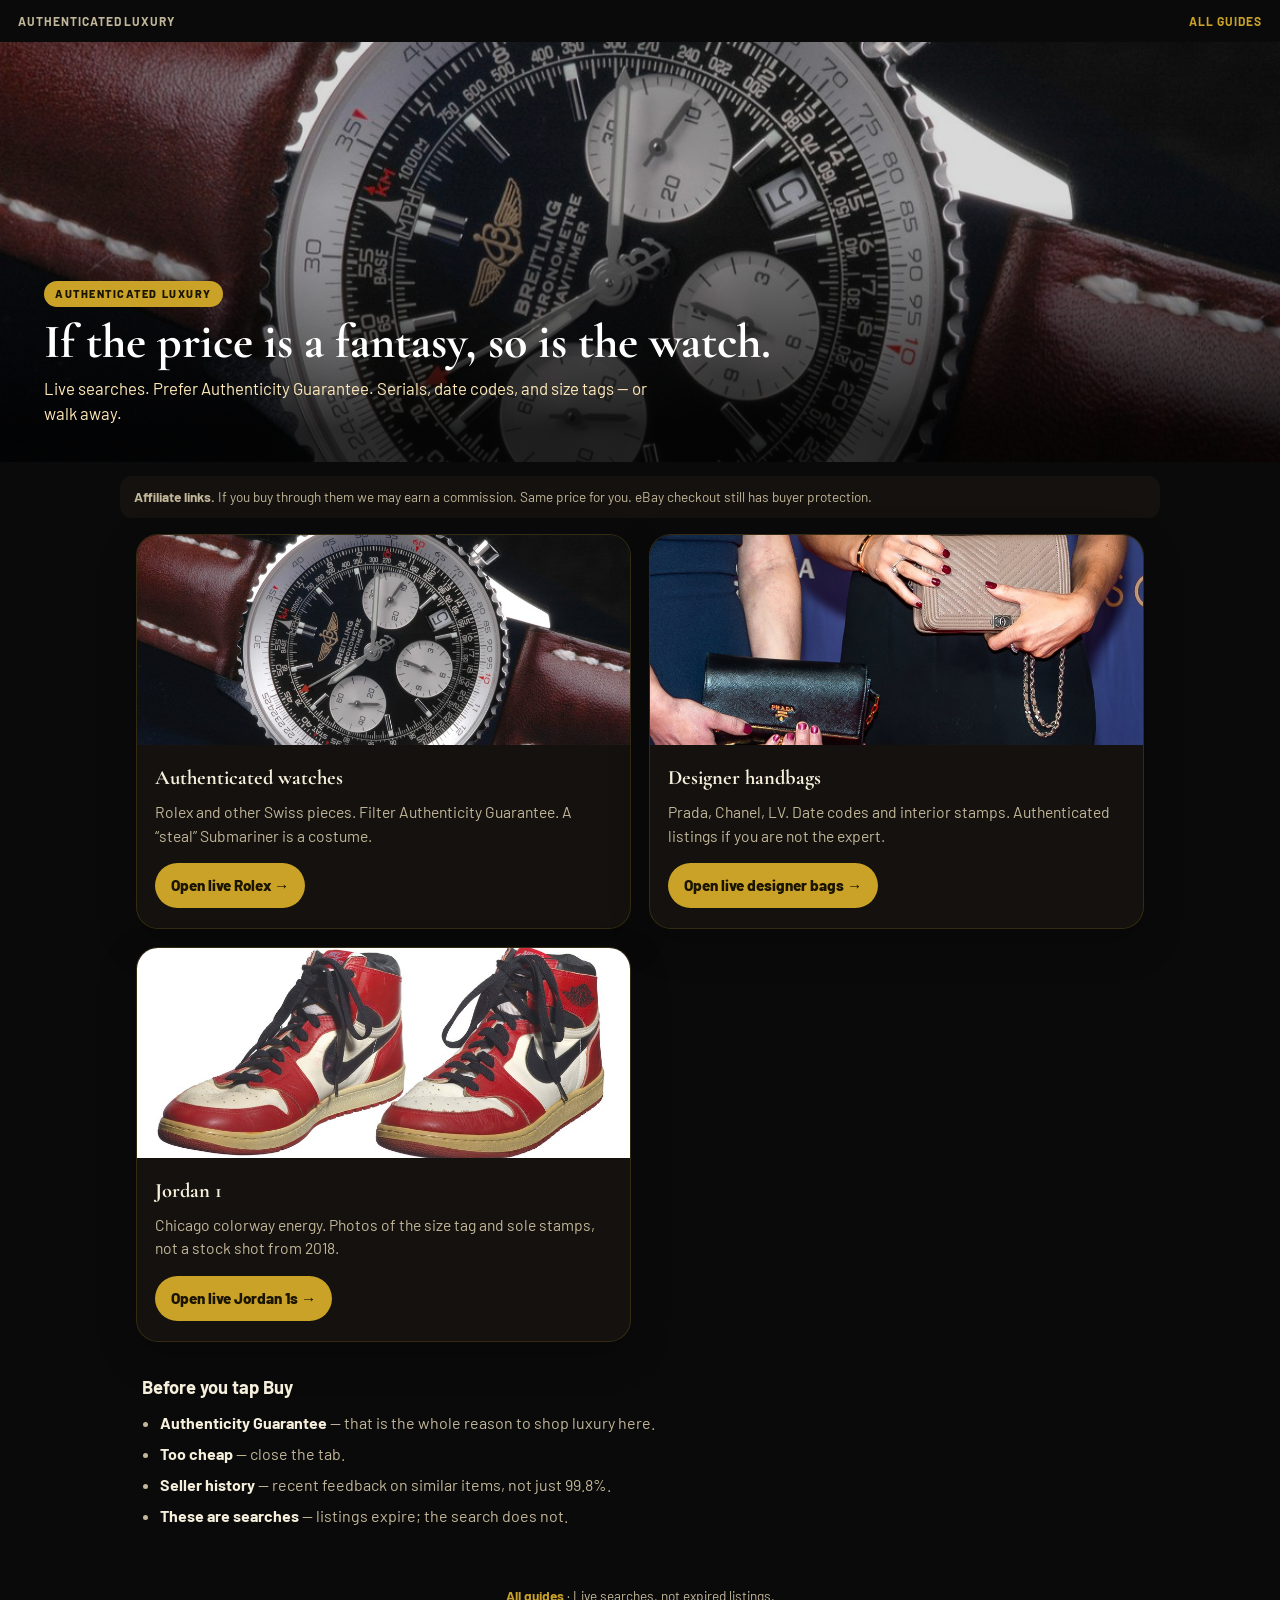
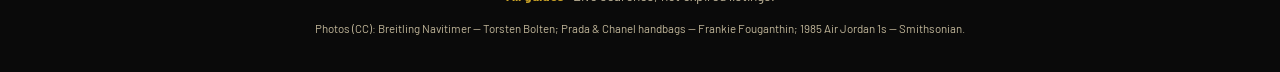
<file: luxury.html>
<!DOCTYPE html>
<html lang="en">
<head>
  <meta charset="utf-8">
  <meta name="viewport" content="width=device-width, initial-scale=1">
  <title>Authenticated watches, bags & Jordans — live eBay</title>
  <meta name="description" content="Live eBay searches for authenticated Rolex, designer handbags, and Jordan 1 sneakers. Use Authenticity Guarantee.">
  <style>@import url('https://fonts.googleapis.com/css2?family=Barlow:wght@400;600;800&family=Bebas+Neue&family=Cormorant+Garamond:wght@600;700&family=IBM+Plex+Sans:wght@400;600;700&family=Newsreader:opsz,wght@6..72,500;6..72,700&family=Oswald:wght@500;700&display=swap');
:root{--bg:#0a0a0a;--ink:#f6efdc;--muted:#c2b79a;--card:#14110e;--accent:#c9a227;--accent-ink:#1a1400;--lede:#ffe9b8}
*{box-sizing:border-box}
html,body{margin:0;padding:0}
body{font-family:var(--body);background:var(--bg);color:var(--ink);line-height:1.5}
a{color:inherit}
.topnav{display:flex;justify-content:space-between;align-items:center;padding:12px 18px;font-size:12px;letter-spacing:.08em;text-transform:uppercase;font-weight:700;color:var(--muted)}
.topnav a{color:var(--accent);text-decoration:none}
.hero{position:relative;overflow:hidden}
.hero-img{width:100%;height:min(58vw,420px);object-fit:cover;display:block;background:#111}
.hero-scrim{position:absolute;inset:0;background:linear-gradient(to top,rgba(0,0,0,.82) 8%,rgba(0,0,0,.15) 62%)}
.hero-copy{position:absolute;left:0;right:0;bottom:0;padding:28px 20px 26px;color:#fff}
.kicker{display:inline-block;margin:0 0 10px;background:var(--accent);color:var(--accent-ink,#fff);font-size:11px;font-weight:800;letter-spacing:.14em;text-transform:uppercase;padding:5px 11px;border-radius:999px}
.hero h1{font-family:var(--display);margin:0 0 8px;font-size:clamp(1.85rem,5.2vw,3rem);line-height:1.05;font-weight:700;letter-spacing:var(--track,0)}
.lede{margin:0;color:var(--lede,#f0f0f0);font-size:1.05rem;max-width:38rem}
.disclosure{margin:14px 16px 6px;padding:11px 14px;background:var(--card);border-radius:12px;font-size:.85rem;color:var(--muted)}
.grid{display:grid;gap:18px;padding:10px 16px 28px}
@media(min-width:760px){
  .grid{grid-template-columns:1fr 1fr;max-width:1040px;margin:0 auto}
  .hero-copy{padding:40px 44px 36px}
  .disclosure{max-width:1040px;margin-left:auto;margin-right:auto}
  .hero-img{height:420px}
}
.card{display:flex;flex-direction:column;background:var(--card);border-radius:22px;overflow:hidden;text-decoration:none;color:inherit;box-shadow:0 14px 40px rgba(0,0,0,.22);transition:transform .15s ease, box-shadow .15s ease;border:1px solid color-mix(in srgb, var(--accent) 18%, transparent)}
.card:hover,.card:focus-visible{transform:translateY(-5px);box-shadow:0 18px 44px color-mix(in srgb, var(--accent) 32%, transparent);outline:none}
.card img{width:100%;height:210px;object-fit:cover;display:block;background:#0a0a0a}
.card.card-contain img{object-fit:contain;background:#0b1020;height:250px}
.card-body{padding:18px 18px 20px}
.card h2{margin:0 0 6px;font-size:1.28rem;font-family:var(--display);letter-spacing:var(--track,0);font-weight:700}
.card p{margin:0 0 16px;color:var(--muted);font-size:.98rem}
.btn{display:inline-block;background:var(--accent);color:var(--accent-ink,#fff);font-weight:800;padding:11px 16px;border-radius:999px;font-size:.95rem}
.btn::after{content:" →"}
.tips{max-width:1040px;margin:0 auto 36px;padding:4px 22px 0}
.tips h2{margin:0 0 10px;font-size:1.15rem}
.tips ul{margin:0;padding-left:1.15rem;color:var(--muted)}
.tips li{margin-bottom:7px}
.tips strong{color:var(--ink)}
footer{text-align:center;padding:8px 16px 36px;color:var(--muted);font-size:.85rem}
footer a{color:var(--accent);font-weight:700;text-decoration:none}
.credits{font-size:.72rem;max-width:44rem;margin:8px auto 0;line-height:1.45}
body{--display:'Cormorant Garamond', Georgia, serif;--body:'Barlow', 'Segoe UI', sans-serif;}</style>
</head>
<body>
  <nav class="topnav"><span>Authenticated luxury</span><a href="hub.html">All guides</a></nav>
  <header class="hero">
    <img class="hero-img" src="img/watch.jpg" alt="Breitling Navitimer luxury watch">
    <div class="hero-scrim"></div>
    <div class="hero-copy">
      <p class="kicker">Authenticated luxury</p>
      <h1>If the price is a fantasy, so is the watch.</h1>
      <p class="lede">Live searches. Prefer Authenticity Guarantee. Serials, date codes, and size tags — or walk away.</p>
    </div>
  </header>
  <p class="disclosure"><strong>Affiliate links.</strong> If you buy through them we may earn a commission. Same price for you. eBay checkout still has buyer protection.</p>
  <main class="grid" aria-label="Live eBay searches">
    <a class="card" href="https://www.ebay.com/sch/i.html?_nkw=authenticated+Rolex&mkcid=1&mkrid=711-53200-19255-0&siteid=0&campid=5338419700&customid=watches&toolid=10001&mkevt=1" target="_blank" rel="nofollow sponsored noopener">
      <img src="img/watch-card.jpg" alt="Luxury chronograph watch">
      <div class="card-body">
        <h2>Authenticated watches</h2>
        <p>Rolex and other Swiss pieces. Filter Authenticity Guarantee. A “steal” Submariner is a costume.</p>
        <span class="btn">Open live Rolex</span>
      </div>
    </a>
    <a class="card" href="https://www.ebay.com/sch/i.html?_nkw=designer+handbag+authenticated&mkcid=1&mkrid=711-53200-19255-0&siteid=0&campid=5338419700&customid=lv-bag&toolid=10001&mkevt=1" target="_blank" rel="nofollow sponsored noopener">
      <img src="img/handbags.jpg" alt="Prada and Chanel handbags">
      <div class="card-body">
        <h2>Designer handbags</h2>
        <p>Prada, Chanel, LV. Date codes and interior stamps. Authenticated listings if you are not the expert.</p>
        <span class="btn">Open live designer bags</span>
      </div>
    </a>
    <a class="card" href="https://www.ebay.com/sch/i.html?_nkw=Jordan+1&mkcid=1&mkrid=711-53200-19255-0&siteid=0&campid=5338419700&customid=jordan1&toolid=10001&mkevt=1" target="_blank" rel="nofollow sponsored noopener">
      <img src="img/jordan1.jpg" alt="Air Jordan 1 Chicago sneakers">
      <div class="card-body">
        <h2>Jordan 1</h2>
        <p>Chicago colorway energy. Photos of the size tag and sole stamps, not a stock shot from 2018.</p>
        <span class="btn">Open live Jordan 1s</span>
      </div>
    </a>
  </main>
  <section class="tips">
    <h2>Before you tap Buy</h2>
    <ul>
      <li><strong>Authenticity Guarantee</strong> — that is the whole reason to shop luxury here.</li>
      <li><strong>Too cheap</strong> — close the tab.</li>
      <li><strong>Seller history</strong> — recent feedback on similar items, not just 99.8%.</li>
      <li><strong>These are searches</strong> — listings expire; the search does not.</li>
    </ul>
  </section>
  <footer>
    <p><a href="hub.html">All guides</a> · Live searches, not expired listings.</p>
    <p class="credits">Photos (CC): Breitling Navitimer — Torsten Bolten; Prada &amp; Chanel handbags — Frankie Fouganthin; 1985 Air Jordan 1s — Smithsonian.</p>
  </footer>
</body>
</html>
</file>
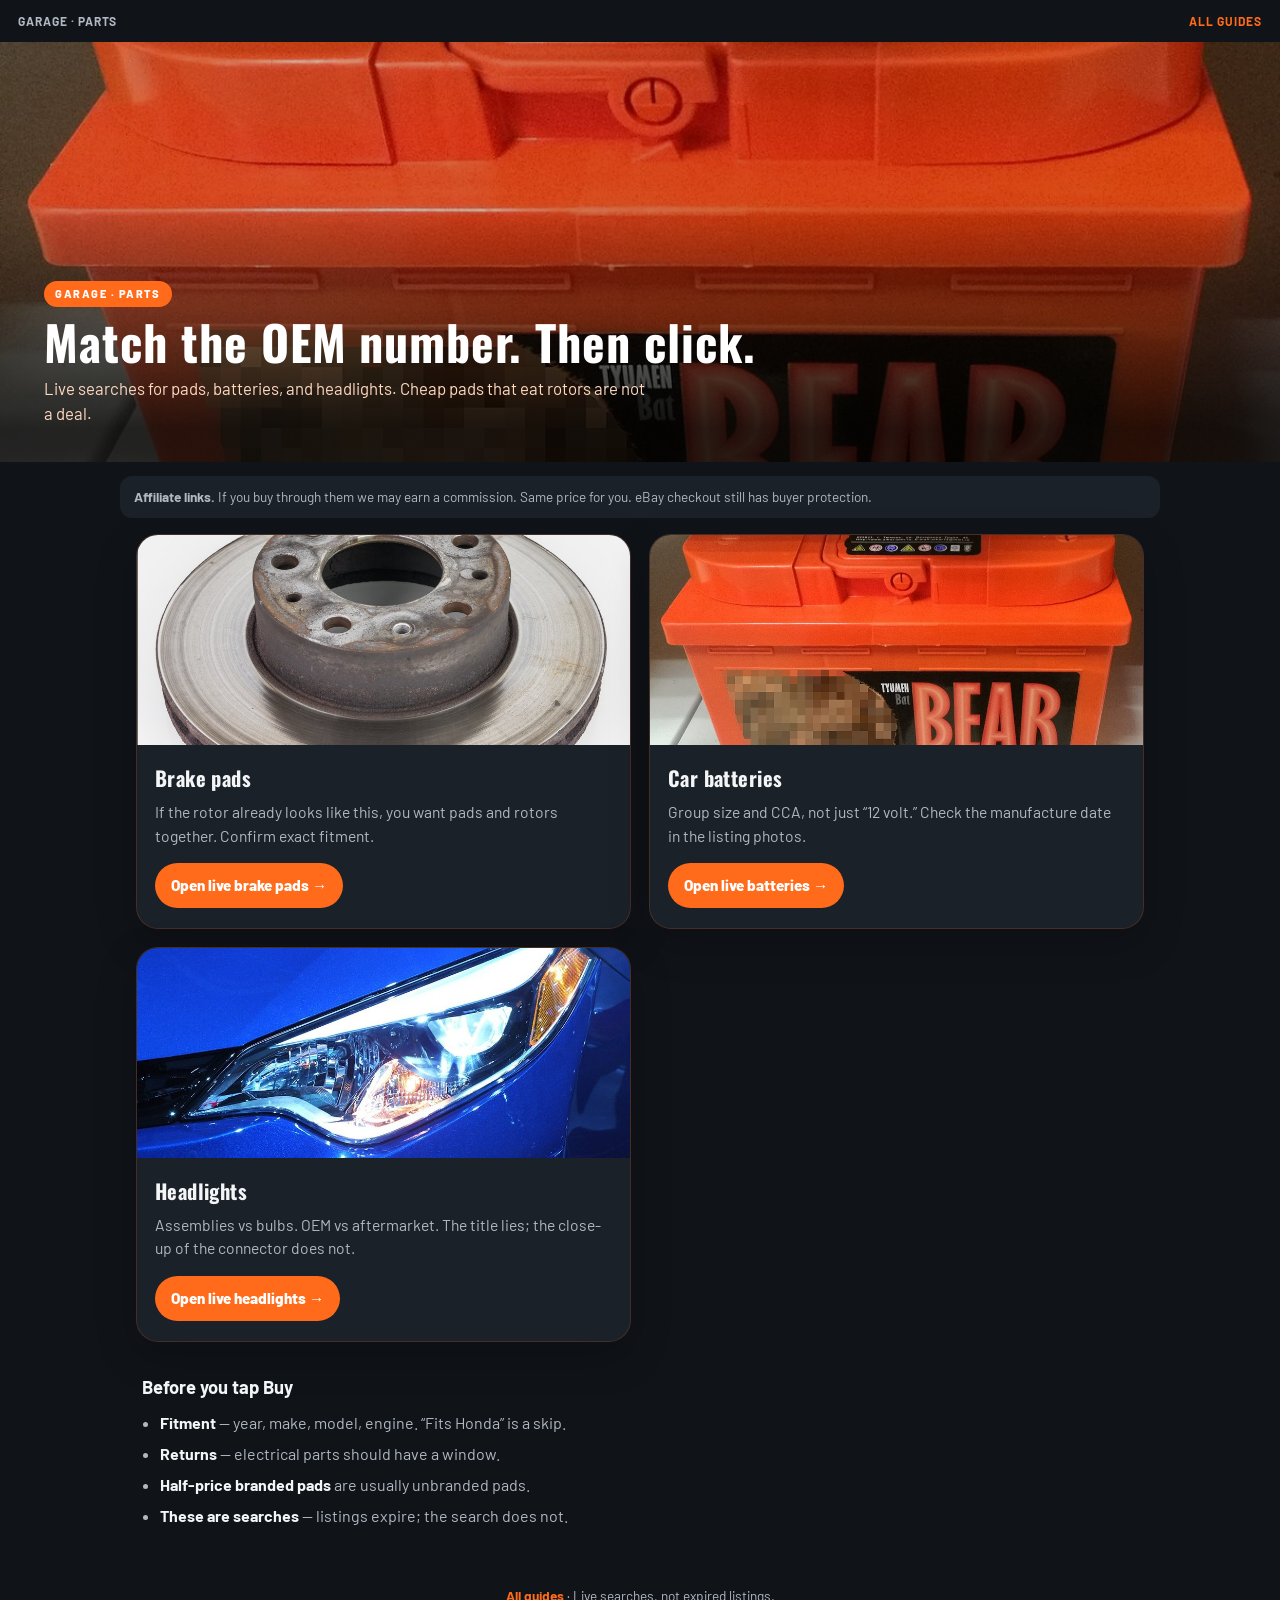
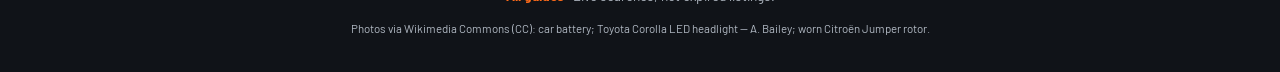
<file: parts.html>
<!DOCTYPE html>
<html lang="en">
<head>
  <meta charset="utf-8">
  <meta name="viewport" content="width=device-width, initial-scale=1">
  <title>Brake pads, batteries, headlights — live auto parts</title>
  <meta name="description" content="Live eBay searches for brake pads, car batteries, and headlights. Match OEM fitment before you buy.">
  <style>@import url('https://fonts.googleapis.com/css2?family=Barlow:wght@400;600;800&family=Bebas+Neue&family=Cormorant+Garamond:wght@600;700&family=IBM+Plex+Sans:wght@400;600;700&family=Newsreader:opsz,wght@6..72,500;6..72,700&family=Oswald:wght@500;700&display=swap');
:root{--bg:#101318;--ink:#f3f5f7;--muted:#b0b8c2;--card:#1b2128;--accent:#ff6b1a;--accent-ink:#fff;--lede:#ffd8c0;--track:.02em}
*{box-sizing:border-box}
html,body{margin:0;padding:0}
body{font-family:var(--body);background:var(--bg);color:var(--ink);line-height:1.5}
a{color:inherit}
.topnav{display:flex;justify-content:space-between;align-items:center;padding:12px 18px;font-size:12px;letter-spacing:.08em;text-transform:uppercase;font-weight:700;color:var(--muted)}
.topnav a{color:var(--accent);text-decoration:none}
.hero{position:relative;overflow:hidden}
.hero-img{width:100%;height:min(58vw,420px);object-fit:cover;display:block;background:#111}
.hero-scrim{position:absolute;inset:0;background:linear-gradient(to top,rgba(0,0,0,.82) 8%,rgba(0,0,0,.15) 62%)}
.hero-copy{position:absolute;left:0;right:0;bottom:0;padding:28px 20px 26px;color:#fff}
.kicker{display:inline-block;margin:0 0 10px;background:var(--accent);color:var(--accent-ink,#fff);font-size:11px;font-weight:800;letter-spacing:.14em;text-transform:uppercase;padding:5px 11px;border-radius:999px}
.hero h1{font-family:var(--display);margin:0 0 8px;font-size:clamp(1.85rem,5.2vw,3rem);line-height:1.05;font-weight:700;letter-spacing:var(--track,0)}
.lede{margin:0;color:var(--lede,#f0f0f0);font-size:1.05rem;max-width:38rem}
.disclosure{margin:14px 16px 6px;padding:11px 14px;background:var(--card);border-radius:12px;font-size:.85rem;color:var(--muted)}
.grid{display:grid;gap:18px;padding:10px 16px 28px}
@media(min-width:760px){
  .grid{grid-template-columns:1fr 1fr;max-width:1040px;margin:0 auto}
  .hero-copy{padding:40px 44px 36px}
  .disclosure{max-width:1040px;margin-left:auto;margin-right:auto}
  .hero-img{height:420px}
}
.card{display:flex;flex-direction:column;background:var(--card);border-radius:22px;overflow:hidden;text-decoration:none;color:inherit;box-shadow:0 14px 40px rgba(0,0,0,.22);transition:transform .15s ease, box-shadow .15s ease;border:1px solid color-mix(in srgb, var(--accent) 18%, transparent)}
.card:hover,.card:focus-visible{transform:translateY(-5px);box-shadow:0 18px 44px color-mix(in srgb, var(--accent) 32%, transparent);outline:none}
.card img{width:100%;height:210px;object-fit:cover;display:block;background:#0a0a0a}
.card.card-contain img{object-fit:contain;background:#0b1020;height:250px}
.card-body{padding:18px 18px 20px}
.card h2{margin:0 0 6px;font-size:1.28rem;font-family:var(--display);letter-spacing:var(--track,0);font-weight:700}
.card p{margin:0 0 16px;color:var(--muted);font-size:.98rem}
.btn{display:inline-block;background:var(--accent);color:var(--accent-ink,#fff);font-weight:800;padding:11px 16px;border-radius:999px;font-size:.95rem}
.btn::after{content:" →"}
.tips{max-width:1040px;margin:0 auto 36px;padding:4px 22px 0}
.tips h2{margin:0 0 10px;font-size:1.15rem}
.tips ul{margin:0;padding-left:1.15rem;color:var(--muted)}
.tips li{margin-bottom:7px}
.tips strong{color:var(--ink)}
footer{text-align:center;padding:8px 16px 36px;color:var(--muted);font-size:.85rem}
footer a{color:var(--accent);font-weight:700;text-decoration:none}
.credits{font-size:.72rem;max-width:44rem;margin:8px auto 0;line-height:1.45}
body{--display:'Oswald', Impact, sans-serif;--body:'Barlow', 'Segoe UI', sans-serif;}</style>
</head>
<body>
  <nav class="topnav"><span>Garage · parts</span><a href="hub.html">All guides</a></nav>
  <header class="hero">
    <img class="hero-img" src="img/parts-hero.jpg" alt="Car battery">
    <div class="hero-scrim"></div>
    <div class="hero-copy">
      <p class="kicker">Garage · parts</p>
      <h1>Match the OEM number. Then click.</h1>
      <p class="lede">Live searches for pads, batteries, and headlights. Cheap pads that eat rotors are not a deal.</p>
    </div>
  </header>
  <p class="disclosure"><strong>Affiliate links.</strong> If you buy through them we may earn a commission. Same price for you. eBay checkout still has buyer protection.</p>
  <main class="grid" aria-label="Live eBay searches">
    <a class="card" href="https://www.ebay.com/sch/i.html?_nkw=brake+pads&mkcid=1&mkrid=711-53200-19255-0&siteid=0&campid=5338419700&customid=brakes&toolid=10001&mkevt=1" target="_blank" rel="nofollow sponsored noopener">
      <img src="img/brakes.jpg" alt="Worn brake rotor">
      <div class="card-body">
        <h2>Brake pads</h2>
        <p>If the rotor already looks like this, you want pads and rotors together. Confirm exact fitment.</p>
        <span class="btn">Open live brake pads</span>
      </div>
    </a>
    <a class="card" href="https://www.ebay.com/sch/i.html?_nkw=car+battery&mkcid=1&mkrid=711-53200-19255-0&siteid=0&campid=5338419700&customid=battery&toolid=10001&mkevt=1" target="_blank" rel="nofollow sponsored noopener">
      <img src="img/battery.jpg" alt="Car battery">
      <div class="card-body">
        <h2>Car batteries</h2>
        <p>Group size and CCA, not just “12 volt.” Check the manufacture date in the listing photos.</p>
        <span class="btn">Open live batteries</span>
      </div>
    </a>
    <a class="card" href="https://www.ebay.com/sch/i.html?_nkw=car+headlights&mkcid=1&mkrid=711-53200-19255-0&siteid=0&campid=5338419700&customid=headlights&toolid=10001&mkevt=1" target="_blank" rel="nofollow sponsored noopener">
      <img src="img/headlights.jpg" alt="LED car headlight">
      <div class="card-body">
        <h2>Headlights</h2>
        <p>Assemblies vs bulbs. OEM vs aftermarket. The title lies; the close-up of the connector does not.</p>
        <span class="btn">Open live headlights</span>
      </div>
    </a>
  </main>
  <section class="tips">
    <h2>Before you tap Buy</h2>
    <ul>
      <li><strong>Fitment</strong> — year, make, model, engine. “Fits Honda” is a skip.</li>
      <li><strong>Returns</strong> — electrical parts should have a window.</li>
      <li><strong>Half-price branded pads</strong> are usually unbranded pads.</li>
      <li><strong>These are searches</strong> — listings expire; the search does not.</li>
    </ul>
  </section>
  <footer>
    <p><a href="hub.html">All guides</a> · Live searches, not expired listings.</p>
    <p class="credits">Photos via Wikimedia Commons (CC): car battery; Toyota Corolla LED headlight — A. Bailey; worn Citroën Jumper rotor.</p>
  </footer>
</body>
</html>
</file>
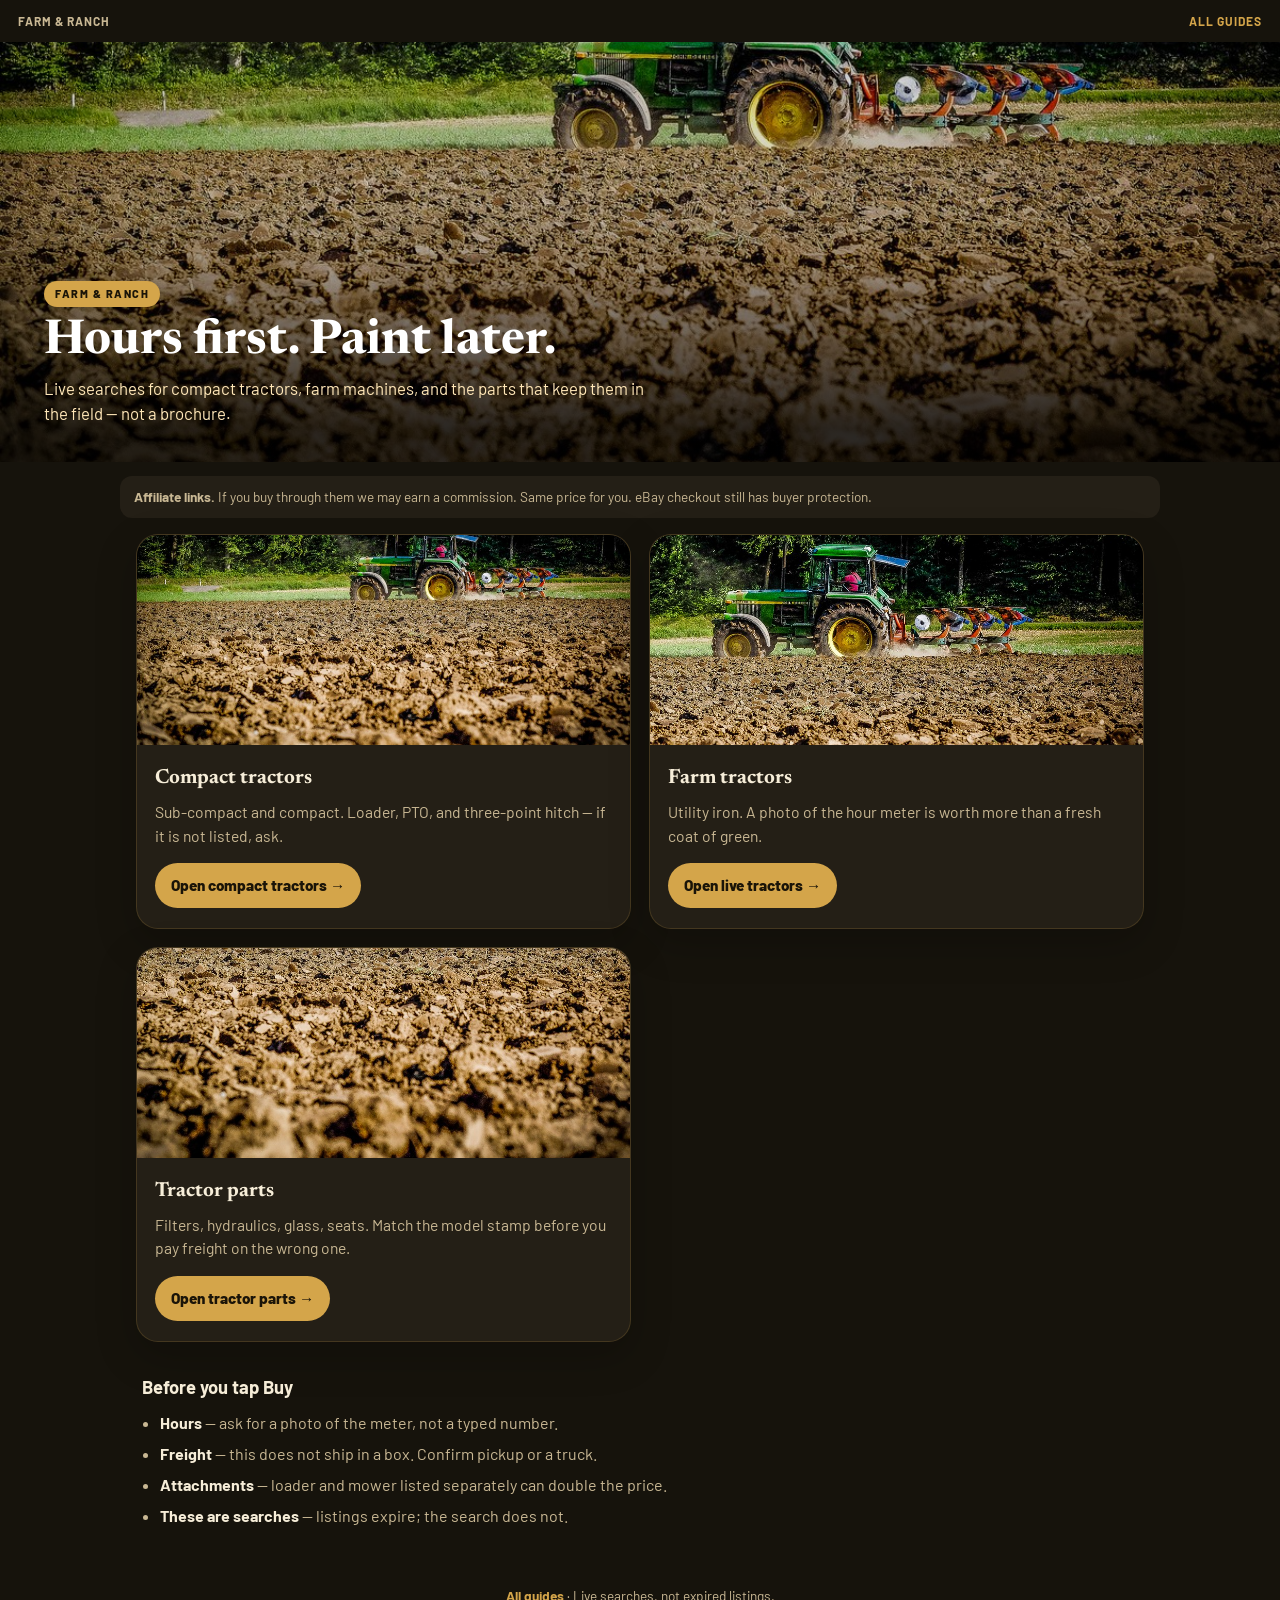
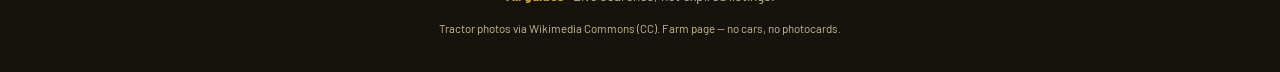
<file: tractors.html>
<!DOCTYPE html>
<html lang="en">
<head>
  <meta charset="utf-8">
  <meta name="viewport" content="width=device-width, initial-scale=1">
  <title>Compact tractors & farm equipment — live eBay</title>
  <meta name="description" content="Live eBay searches for compact tractors, farm tractors, and tractor parts. Hours matter more than paint.">
  <style>@import url('https://fonts.googleapis.com/css2?family=Barlow:wght@400;600;800&family=Bebas+Neue&family=Cormorant+Garamond:wght@600;700&family=IBM+Plex+Sans:wght@400;600;700&family=Newsreader:opsz,wght@6..72,500;6..72,700&family=Oswald:wght@500;700&display=swap');
:root{--bg:#16130c;--ink:#f6edd8;--muted:#c9b894;--card:#241f16;--accent:#d4a54a;--accent-ink:#1a1408;--lede:#ffe7b8}
*{box-sizing:border-box}
html,body{margin:0;padding:0}
body{font-family:var(--body);background:var(--bg);color:var(--ink);line-height:1.5}
a{color:inherit}
.topnav{display:flex;justify-content:space-between;align-items:center;padding:12px 18px;font-size:12px;letter-spacing:.08em;text-transform:uppercase;font-weight:700;color:var(--muted)}
.topnav a{color:var(--accent);text-decoration:none}
.hero{position:relative;overflow:hidden}
.hero-img{width:100%;height:min(58vw,420px);object-fit:cover;display:block;background:#111}
.hero-scrim{position:absolute;inset:0;background:linear-gradient(to top,rgba(0,0,0,.82) 8%,rgba(0,0,0,.15) 62%)}
.hero-copy{position:absolute;left:0;right:0;bottom:0;padding:28px 20px 26px;color:#fff}
.kicker{display:inline-block;margin:0 0 10px;background:var(--accent);color:var(--accent-ink,#fff);font-size:11px;font-weight:800;letter-spacing:.14em;text-transform:uppercase;padding:5px 11px;border-radius:999px}
.hero h1{font-family:var(--display);margin:0 0 8px;font-size:clamp(1.85rem,5.2vw,3rem);line-height:1.05;font-weight:700;letter-spacing:var(--track,0)}
.lede{margin:0;color:var(--lede,#f0f0f0);font-size:1.05rem;max-width:38rem}
.disclosure{margin:14px 16px 6px;padding:11px 14px;background:var(--card);border-radius:12px;font-size:.85rem;color:var(--muted)}
.grid{display:grid;gap:18px;padding:10px 16px 28px}
@media(min-width:760px){
  .grid{grid-template-columns:1fr 1fr;max-width:1040px;margin:0 auto}
  .hero-copy{padding:40px 44px 36px}
  .disclosure{max-width:1040px;margin-left:auto;margin-right:auto}
  .hero-img{height:420px}
}
.card{display:flex;flex-direction:column;background:var(--card);border-radius:22px;overflow:hidden;text-decoration:none;color:inherit;box-shadow:0 14px 40px rgba(0,0,0,.22);transition:transform .15s ease, box-shadow .15s ease;border:1px solid color-mix(in srgb, var(--accent) 18%, transparent)}
.card:hover,.card:focus-visible{transform:translateY(-5px);box-shadow:0 18px 44px color-mix(in srgb, var(--accent) 32%, transparent);outline:none}
.card img{width:100%;height:210px;object-fit:cover;display:block;background:#0a0a0a}
.card.card-contain img{object-fit:contain;background:#0b1020;height:250px}
.card-body{padding:18px 18px 20px}
.card h2{margin:0 0 6px;font-size:1.28rem;font-family:var(--display);letter-spacing:var(--track,0);font-weight:700}
.card p{margin:0 0 16px;color:var(--muted);font-size:.98rem}
.btn{display:inline-block;background:var(--accent);color:var(--accent-ink,#fff);font-weight:800;padding:11px 16px;border-radius:999px;font-size:.95rem}
.btn::after{content:" →"}
.tips{max-width:1040px;margin:0 auto 36px;padding:4px 22px 0}
.tips h2{margin:0 0 10px;font-size:1.15rem}
.tips ul{margin:0;padding-left:1.15rem;color:var(--muted)}
.tips li{margin-bottom:7px}
.tips strong{color:var(--ink)}
footer{text-align:center;padding:8px 16px 36px;color:var(--muted);font-size:.85rem}
footer a{color:var(--accent);font-weight:700;text-decoration:none}
.credits{font-size:.72rem;max-width:44rem;margin:8px auto 0;line-height:1.45}
body{--display:'Newsreader', Georgia, serif;--body:'Barlow', 'Segoe UI', sans-serif;}</style>
</head>
<body>
  <nav class="topnav"><span>Farm &amp; ranch</span><a href="hub.html">All guides</a></nav>
  <header class="hero">
    <img class="hero-img" src="img/tractor-hero.jpg" alt="Green tractor plowing a field">
    <div class="hero-scrim"></div>
    <div class="hero-copy">
      <p class="kicker">Farm &amp; ranch</p>
      <h1>Hours first. Paint later.</h1>
      <p class="lede">Live searches for compact tractors, farm machines, and the parts that keep them in the field — not a brochure.</p>
    </div>
  </header>
  <p class="disclosure"><strong>Affiliate links.</strong> If you buy through them we may earn a commission. Same price for you. eBay checkout still has buyer protection.</p>
  <main class="grid" aria-label="Live eBay searches">
    <a class="card" href="https://www.ebay.com/sch/i.html?_nkw=compact+tractor&mkcid=1&mkrid=711-53200-19255-0&siteid=0&campid=5338419700&customid=compact-tractor&toolid=10001&mkevt=1" target="_blank" rel="nofollow sponsored noopener">
      <img src="img/tractor.jpg" alt="Compact tractor in a field">
      <div class="card-body">
        <h2>Compact tractors</h2>
        <p>Sub-compact and compact. Loader, PTO, and three-point hitch — if it is not listed, ask.</p>
        <span class="btn">Open compact tractors</span>
      </div>
    </a>
    <a class="card" href="https://www.ebay.com/sch/i.html?_nkw=tractor&mkcid=1&mkrid=711-53200-19255-0&siteid=0&campid=5338419700&customid=tractor&toolid=10001&mkevt=1" target="_blank" rel="nofollow sponsored noopener">
      <img src="img/tractor-cab.jpg" alt="Tractor cab and field">
      <div class="card-body">
        <h2>Farm tractors</h2>
        <p>Utility iron. A photo of the hour meter is worth more than a fresh coat of green.</p>
        <span class="btn">Open live tractors</span>
      </div>
    </a>
    <a class="card" href="https://www.ebay.com/sch/i.html?_nkw=tractor+parts&mkcid=1&mkrid=711-53200-19255-0&siteid=0&campid=5338419700&customid=tractor-parts&toolid=10001&mkevt=1" target="_blank" rel="nofollow sponsored noopener">
      <img src="img/tractor-plow.jpg" alt="Freshly plowed soil">
      <div class="card-body">
        <h2>Tractor parts</h2>
        <p>Filters, hydraulics, glass, seats. Match the model stamp before you pay freight on the wrong one.</p>
        <span class="btn">Open tractor parts</span>
      </div>
    </a>
  </main>
  <section class="tips">
    <h2>Before you tap Buy</h2>
    <ul>
      <li><strong>Hours</strong> — ask for a photo of the meter, not a typed number.</li>
      <li><strong>Freight</strong> — this does not ship in a box. Confirm pickup or a truck.</li>
      <li><strong>Attachments</strong> — loader and mower listed separately can double the price.</li>
      <li><strong>These are searches</strong> — listings expire; the search does not.</li>
    </ul>
  </section>
  <footer>
    <p><a href="hub.html">All guides</a> · Live searches, not expired listings.</p>
    <p class="credits">Tractor photos via Wikimedia Commons (CC). Farm page — no cars, no photocards.</p>
  </footer>
</body>
</html>
</file>
<file: styles.css>
:root {
  --bg: #fff6f0;
  --ink: #1c1220;
  --muted: #5c4a58;
  --pink: #e85d8c;
  --pink-dark: #c73d6e;
  --card: #fff;
  --ring: rgba(232, 93, 140, 0.35);
}
* { box-sizing: border-box; }
html, body { margin: 0; padding: 0; }
body {
  font-family: "Segoe UI", "Helvetica Neue", Arial, sans-serif;
  background: var(--bg);
  color: var(--ink);
  line-height: 1.5;
}
.hero {
  position: relative;
  min-height: 280px;
  overflow: hidden;
  border-radius: 0 0 28px 28px;
}
.hero-img {
  width: 100%;
  height: 320px;
  object-fit: cover;
  display: block;
}
.hero-scrim {
  position: absolute;
  inset: 0;
  background: linear-gradient(to top, rgba(28,18,32,.78) 10%, rgba(28,18,32,.15) 70%);
}
.hero-copy {
  position: absolute;
  left: 0; right: 0; bottom: 0;
  padding: 28px 20px 24px;
  color: #fff;
}
.kicker {
  display: inline-block;
  margin: 0 0 8px;
  background: var(--pink);
  color: #fff;
  font-size: 11px;
  font-weight: 700;
  letter-spacing: .12em;
  text-transform: uppercase;
  padding: 5px 10px;
  border-radius: 999px;
}
.hero h1 {
  margin: 0 0 8px;
  font-size: clamp(1.6rem, 4.5vw, 2.4rem);
  line-height: 1.15;
  font-weight: 800;
}
.lede { margin: 0; color: #f6e9ef; font-size: 1rem; max-width: 36rem; }

.disclosure {
  margin: 16px 16px 8px;
  padding: 12px 14px;
  background: #fff;
  border-radius: 14px;
  font-size: .9rem;
  color: var(--muted);
  box-shadow: 0 1px 0 rgba(0,0,0,.04);
}
.grid {
  display: grid;
  gap: 16px;
  padding: 8px 16px 24px;
}
@media (min-width: 720px) {
  .grid { grid-template-columns: 1fr 1fr; max-width: 980px; margin: 0 auto; }
  .hero-copy { padding: 36px 40px 32px; }
  .disclosure { max-width: 980px; margin-left: auto; margin-right: auto; }
}

.card {
  display: flex;
  flex-direction: column;
  background: var(--card);
  border-radius: 22px;
  overflow: hidden;
  text-decoration: none;
  color: inherit;
  box-shadow: 0 10px 30px rgba(28,18,32,.08);
  transform: translateY(0);
  transition: transform .15s ease, box-shadow .15s ease;
}
.card:hover, .card:focus-visible {
  transform: translateY(-4px);
  box-shadow: 0 16px 40px rgba(232, 93, 140, .22);
  outline: none;
}
.card img {
  width: 100%;
  height: 190px;
  object-fit: cover;
  display: block;
}
.card-body { padding: 16px 16px 18px; }
.card h2 { margin: 0 0 6px; font-size: 1.2rem; }
.card p { margin: 0 0 14px; color: var(--muted); font-size: .95rem; }
.btn {
  display: inline-block;
  background: var(--pink);
  color: #fff;
  font-weight: 700;
  padding: 10px 16px;
  border-radius: 999px;
}
.card:hover .btn { background: var(--pink-dark); }
.btn::after { content: " →"; }

.tips {
  max-width: 980px;
  margin: 0 auto 32px;
  padding: 8px 20px 0;
}
.tips h2 { margin: 0 0 10px; font-size: 1.15rem; }
.tips ul { margin: 0; padding-left: 1.1rem; color: var(--muted); }
.tips li { margin-bottom: 6px; }
.tips strong { color: var(--ink); }

footer {
  text-align: center;
  padding: 8px 16px 32px;
  color: var(--muted);
  font-size: .85rem;
}

.credits { font-size: .75rem; max-width: 40rem; margin: 8px auto 0; line-height: 1.4; }
</file>
